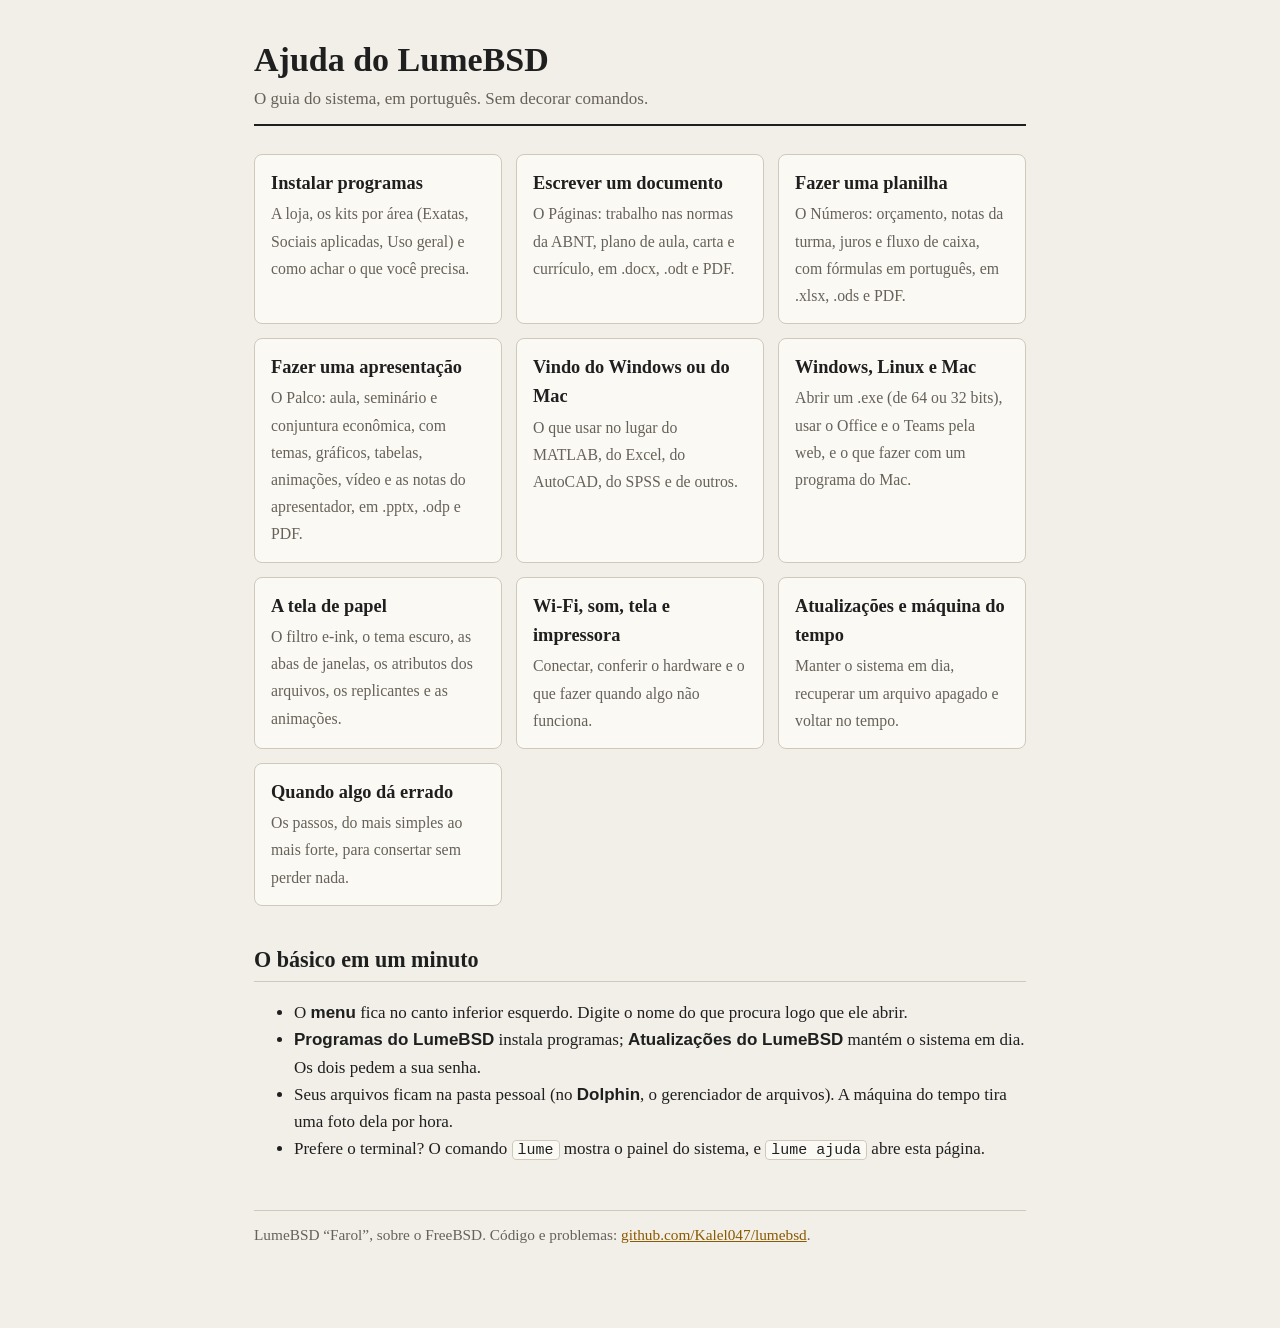
<file: fonte/usr.sbin/lume-configurar/ajuda/index.html>
<!doctype html>
<html lang="pt-BR">
<head>
<meta charset="utf-8">
<meta name="viewport" content="width=device-width, initial-scale=1">
<title>Ajuda do LumeBSD</title>
<link rel="stylesheet" href="estilo.css">
</head>
<body>
<main>
<header>
<h1>Ajuda do LumeBSD</h1>
<p>O guia do sistema, em português. Sem decorar comandos.</p>
</header>

<div class="grade">
<a class="cartao" href="programas.html"><b>Instalar programas</b><span>A loja, os kits por área (Exatas, Sociais aplicadas, Uso geral) e como achar o que você precisa.</span></a>
<a class="cartao" href="trocando.html#texto"><b>Escrever um documento</b><span>O Páginas: trabalho nas normas da ABNT, plano de aula, carta e currículo, em .docx, .odt e PDF.</span></a>
<a class="cartao" href="trocando.html#planilha"><b>Fazer uma planilha</b><span>O Números: orçamento, notas da turma, juros e fluxo de caixa, com fórmulas em português, em .xlsx, .ods e PDF.</span></a>
<a class="cartao" href="trocando.html#apresentacao"><b>Fazer uma apresentação</b><span>O Palco: aula, seminário e conjuntura econômica, com temas, gráficos, tabelas, animações, vídeo e as notas do apresentador, em .pptx, .odp e PDF.</span></a>
<a class="cartao" href="trocando.html"><b>Vindo do Windows ou do Mac</b><span>O que usar no lugar do MATLAB, do Excel, do AutoCAD, do SPSS e de outros.</span></a>
<a class="cartao" href="compatibilidade.html"><b>Windows, Linux e Mac</b><span>Abrir um .exe (de 64 ou 32 bits), usar o Office e o Teams pela web, e o que fazer com um programa do Mac.</span></a>
<a class="cartao" href="tela.html"><b>A tela de papel</b><span>O filtro e-ink, o tema escuro, as abas de janelas, os atributos dos arquivos, os replicantes e as animações.</span></a>
<a class="cartao" href="internet.html"><b>Wi-Fi, som, tela e impressora</b><span>Conectar, conferir o hardware e o que fazer quando algo não funciona.</span></a>
<a class="cartao" href="atualizacoes.html"><b>Atualizações e máquina do tempo</b><span>Manter o sistema em dia, recuperar um arquivo apagado e voltar no tempo.</span></a>
<a class="cartao" href="problemas.html"><b>Quando algo dá errado</b><span>Os passos, do mais simples ao mais forte, para consertar sem perder nada.</span></a>
</div>

<h2>O básico em um minuto</h2>
<ul>
<li>O <span class="menu">menu</span> fica no canto inferior esquerdo. Digite o nome do que procura logo que ele abrir.</li>
<li><span class="menu">Programas do LumeBSD</span> instala programas; <span class="menu">Atualizações do LumeBSD</span> mantém o sistema em dia. Os dois pedem a sua senha.</li>
<li>Seus arquivos ficam na pasta pessoal (no <span class="menu">Dolphin</span>, o gerenciador de arquivos). A máquina do tempo tira uma foto dela por hora.</li>
<li>Prefere o terminal? O comando <code>lume</code> mostra o painel do sistema, e <code>lume ajuda</code> abre esta página.</li>
</ul>

<footer>LumeBSD “Farol”, sobre o FreeBSD. Código e problemas: <a href="https://github.com/Kalel047/lumebsd">github.com/Kalel047/lumebsd</a>.</footer>
</main>
</body>
</html>
</file>
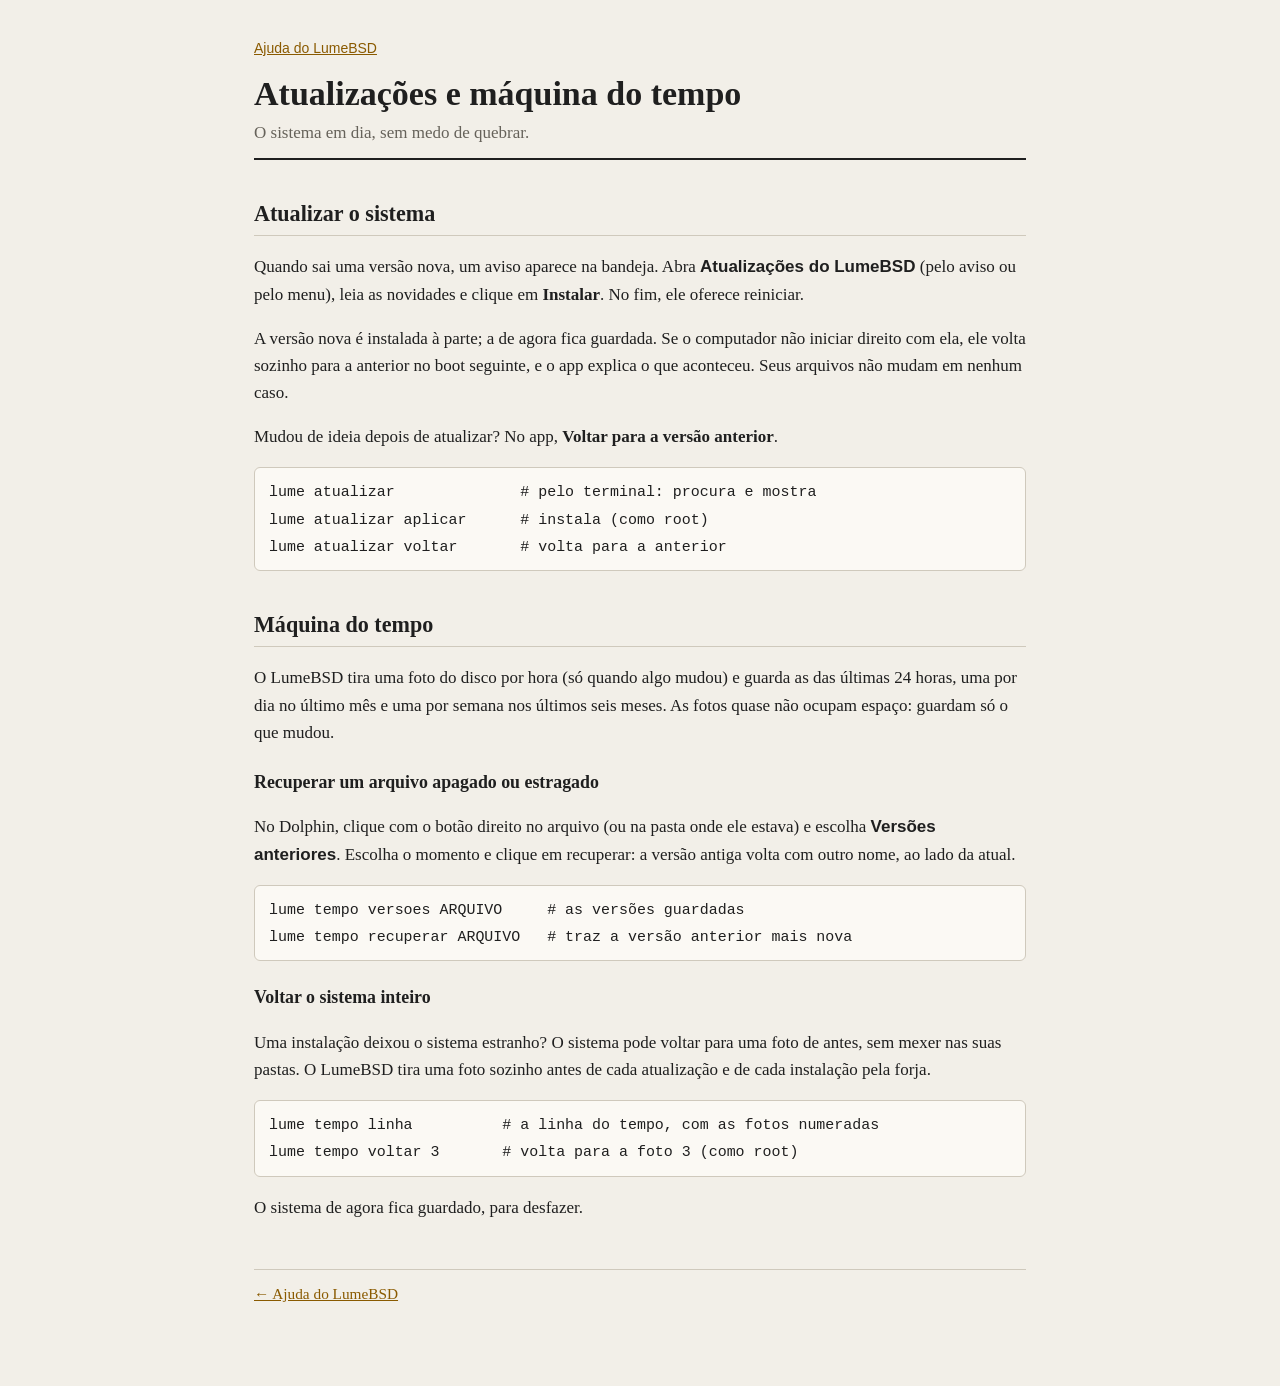
<file: fonte/usr.sbin/lume-configurar/ajuda/atualizacoes.html>
<!doctype html>
<html lang="pt-BR">
<head>
<meta charset="utf-8">
<meta name="viewport" content="width=device-width, initial-scale=1">
<title>Atualizações e máquina do tempo</title>
<link rel="stylesheet" href="estilo.css">
</head>
<body>
<main>
<nav class="trilha"><a href="index.html">Ajuda do LumeBSD</a></nav>
<header>
<h1>Atualizações e máquina do tempo</h1>
<p>O sistema em dia, sem medo de quebrar.</p>
</header>

<h2>Atualizar o sistema</h2>
<p>Quando sai uma versão nova, um aviso aparece na bandeja. Abra <span class="menu">Atualizações do LumeBSD</span> (pelo aviso ou pelo menu), leia as novidades e clique em <b>Instalar</b>. No fim, ele oferece reiniciar.</p>
<p>A versão nova é instalada à parte; a de agora fica guardada. Se o computador não iniciar direito com ela, ele volta sozinho para a anterior no boot seguinte, e o app explica o que aconteceu. Seus arquivos não mudam em nenhum caso.</p>
<p>Mudou de ideia depois de atualizar? No app, <b>Voltar para a versão anterior</b>.</p>
<pre><code>lume atualizar              # pelo terminal: procura e mostra
lume atualizar aplicar      # instala (como root)
lume atualizar voltar       # volta para a anterior</code></pre>

<h2>Máquina do tempo</h2>
<p>O LumeBSD tira uma foto do disco por hora (só quando algo mudou) e guarda as das últimas 24 horas, uma por dia no último mês e uma por semana nos últimos seis meses. As fotos quase não ocupam espaço: guardam só o que mudou.</p>

<h3>Recuperar um arquivo apagado ou estragado</h3>
<p>No Dolphin, clique com o botão direito no arquivo (ou na pasta onde ele estava) e escolha <span class="menu">Versões anteriores</span>. Escolha o momento e clique em recuperar: a versão antiga volta com outro nome, ao lado da atual.</p>
<pre><code>lume tempo versoes ARQUIVO     # as versões guardadas
lume tempo recuperar ARQUIVO   # traz a versão anterior mais nova</code></pre>

<h3>Voltar o sistema inteiro</h3>
<p>Uma instalação deixou o sistema estranho? O sistema pode voltar para uma foto de antes, sem mexer nas suas pastas. O LumeBSD tira uma foto sozinho antes de cada atualização e de cada instalação pela forja.</p>
<pre><code>lume tempo linha          # a linha do tempo, com as fotos numeradas
lume tempo voltar 3       # volta para a foto 3 (como root)</code></pre>
<p>O sistema de agora fica guardado, para desfazer.</p>

<footer><a href="index.html">← Ajuda do LumeBSD</a></footer>
</main>
</body>
</html>
</file>
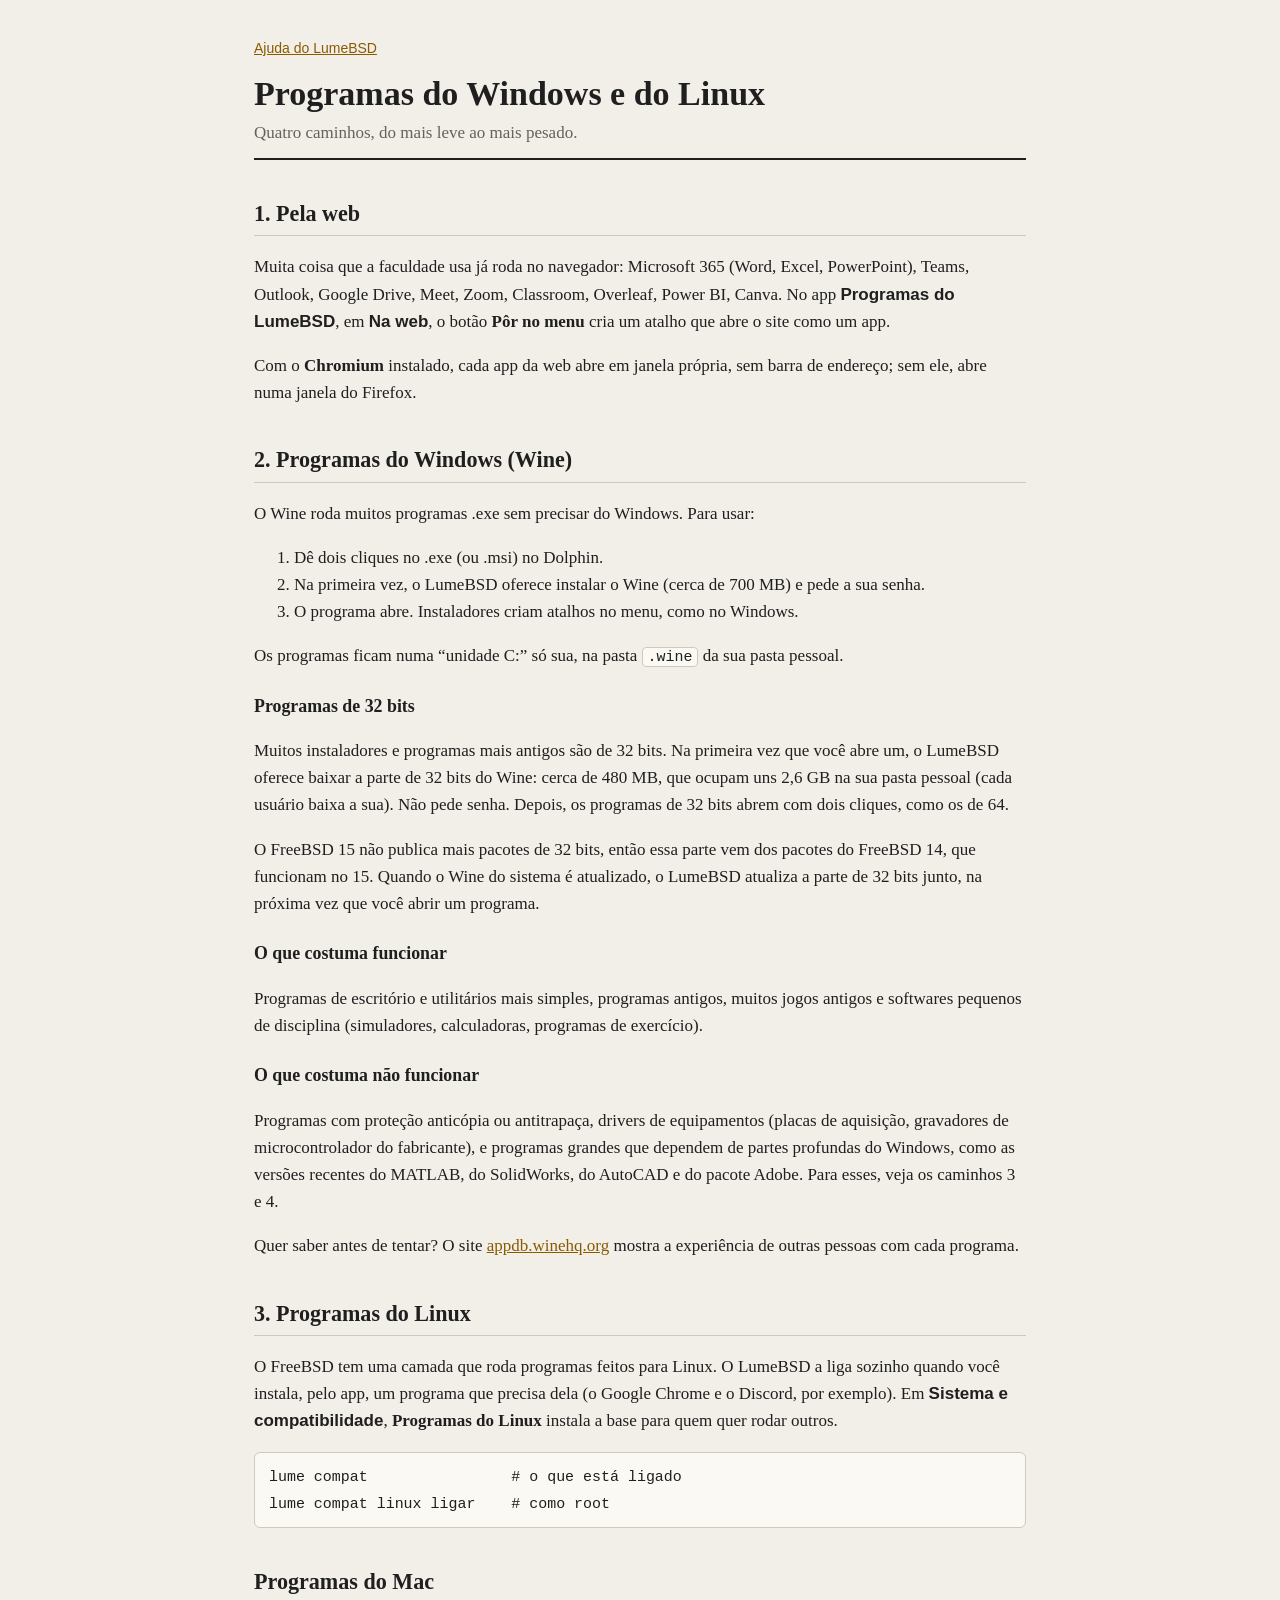
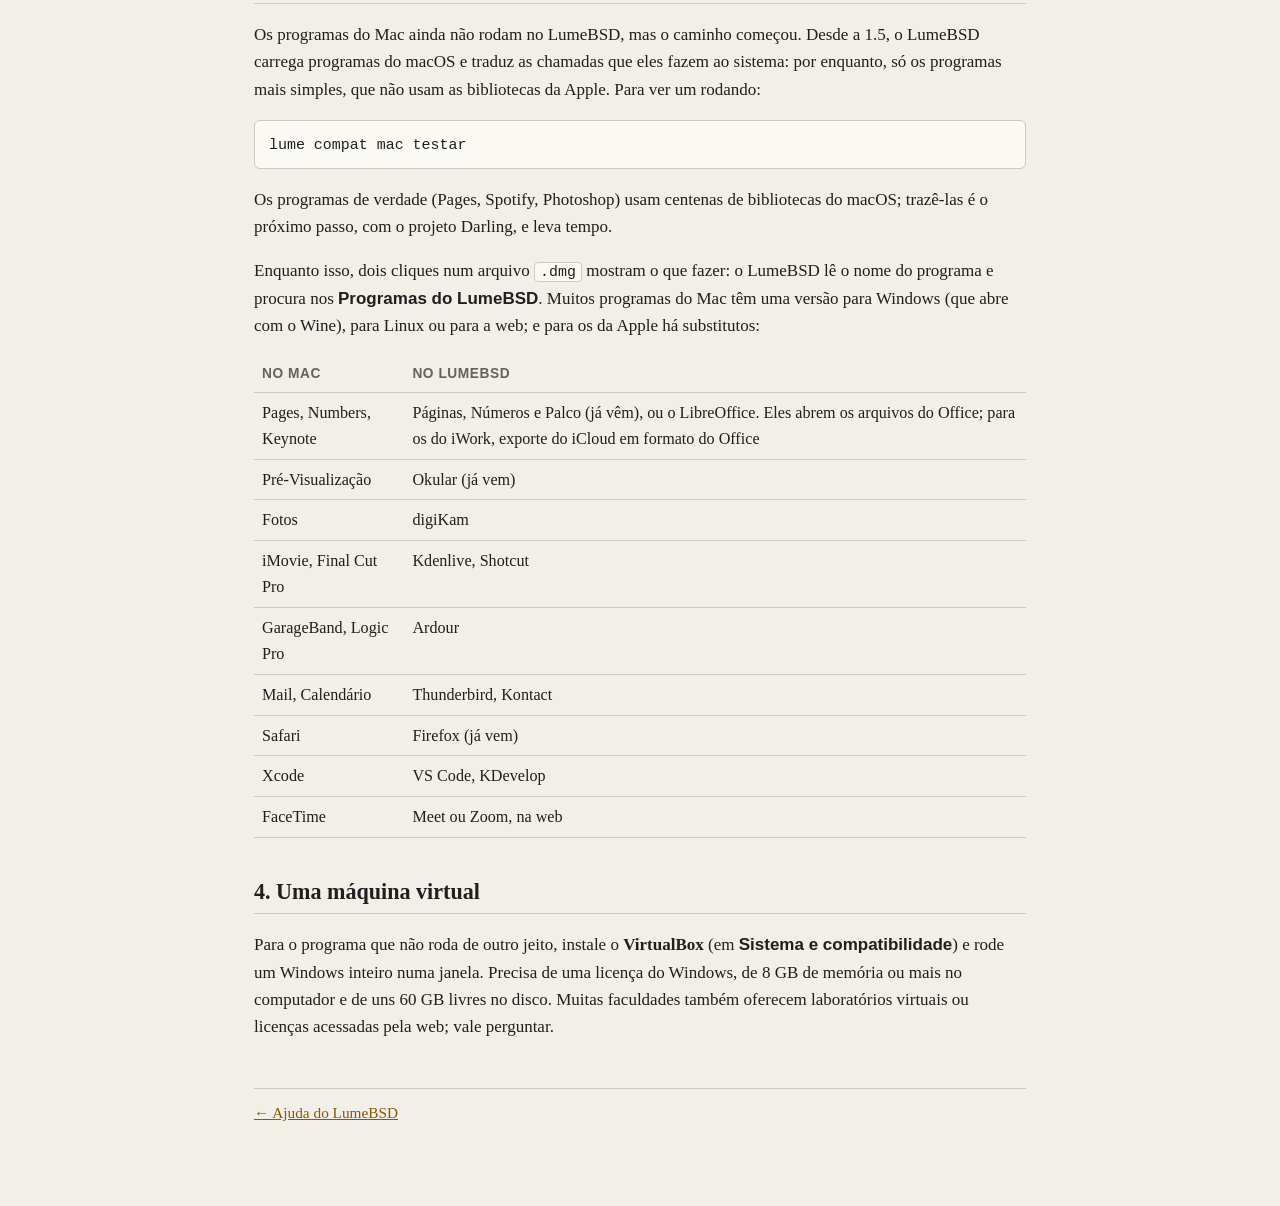
<file: fonte/usr.sbin/lume-configurar/ajuda/compatibilidade.html>
<!doctype html>
<html lang="pt-BR">
<head>
<meta charset="utf-8">
<meta name="viewport" content="width=device-width, initial-scale=1">
<title>Programas do Windows e do Linux</title>
<link rel="stylesheet" href="estilo.css">
</head>
<body>
<main>
<nav class="trilha"><a href="index.html">Ajuda do LumeBSD</a></nav>
<header>
<h1>Programas do Windows e do Linux</h1>
<p>Quatro caminhos, do mais leve ao mais pesado.</p>
</header>

<h2>1. Pela web</h2>
<p>Muita coisa que a faculdade usa já roda no navegador: Microsoft 365 (Word, Excel, PowerPoint), Teams, Outlook, Google Drive, Meet, Zoom, Classroom, Overleaf, Power BI, Canva. No app <span class="menu">Programas do LumeBSD</span>, em <span class="menu">Na web</span>, o botão <b>Pôr no menu</b> cria um atalho que abre o site como um app.</p>
<p>Com o <b>Chromium</b> instalado, cada app da web abre em janela própria, sem barra de endereço; sem ele, abre numa janela do Firefox.</p>

<h2>2. Programas do Windows (Wine)</h2>
<p>O Wine roda muitos programas .exe sem precisar do Windows. Para usar:</p>
<ol>
<li>Dê dois cliques no .exe (ou .msi) no Dolphin.</li>
<li>Na primeira vez, o LumeBSD oferece instalar o Wine (cerca de 700 MB) e pede a sua senha.</li>
<li>O programa abre. Instaladores criam atalhos no menu, como no Windows.</li>
</ol>
<p>Os programas ficam numa “unidade C:” só sua, na pasta <code>.wine</code> da sua pasta pessoal.</p>
<h3>Programas de 32 bits</h3>
<p>Muitos instaladores e programas mais antigos são de 32 bits. Na primeira vez que você abre um, o LumeBSD oferece baixar a parte de 32 bits do Wine: cerca de 480 MB, que ocupam uns 2,6 GB na sua pasta pessoal (cada usuário baixa a sua). Não pede senha. Depois, os programas de 32 bits abrem com dois cliques, como os de 64.</p>
<p>O FreeBSD 15 não publica mais pacotes de 32 bits, então essa parte vem dos pacotes do FreeBSD 14, que funcionam no 15. Quando o Wine do sistema é atualizado, o LumeBSD atualiza a parte de 32 bits junto, na próxima vez que você abrir um programa.</p>
<h3>O que costuma funcionar</h3>
<p>Programas de escritório e utilitários mais simples, programas antigos, muitos jogos antigos e softwares pequenos de disciplina (simuladores, calculadoras, programas de exercício).</p>
<h3>O que costuma não funcionar</h3>
<p>Programas com proteção anticópia ou antitrapaça, drivers de equipamentos (placas de aquisição, gravadores de microcontrolador do fabricante), e programas grandes que dependem de partes profundas do Windows, como as versões recentes do MATLAB, do SolidWorks, do AutoCAD e do pacote Adobe. Para esses, veja os caminhos 3 e 4.</p>
<p>Quer saber antes de tentar? O site <a href="https://appdb.winehq.org/">appdb.winehq.org</a> mostra a experiência de outras pessoas com cada programa.</p>

<h2>3. Programas do Linux</h2>
<p>O FreeBSD tem uma camada que roda programas feitos para Linux. O LumeBSD a liga sozinho quando você instala, pelo app, um programa que precisa dela (o Google Chrome e o Discord, por exemplo). Em <span class="menu">Sistema e compatibilidade</span>, <b>Programas do Linux</b> instala a base para quem quer rodar outros.</p>
<pre><code>lume compat                # o que está ligado
lume compat linux ligar    # como root</code></pre>

<h2>Programas do Mac</h2>
<p>Os programas do Mac ainda não rodam no LumeBSD, mas o caminho começou. Desde a 1.5, o LumeBSD carrega programas do macOS e traduz as chamadas que eles fazem ao sistema: por enquanto, só os programas mais simples, que não usam as bibliotecas da Apple. Para ver um rodando:</p>
<pre><code>lume compat mac testar</code></pre>
<p>Os programas de verdade (Pages, Spotify, Photoshop) usam centenas de bibliotecas do macOS; trazê-las é o próximo passo, com o projeto Darling, e leva tempo.</p>
<p>Enquanto isso, dois cliques num arquivo <code>.dmg</code> mostram o que fazer: o LumeBSD lê o nome do programa e procura nos <span class="menu">Programas do LumeBSD</span>. Muitos programas do Mac têm uma versão para Windows (que abre com o Wine), para Linux ou para a web; e para os da Apple há substitutos:</p>
<table>
<tr><th>No Mac</th><th>No LumeBSD</th></tr>
<tr><td>Pages, Numbers, Keynote</td><td>Páginas, Números e Palco (já vêm), ou o LibreOffice. Eles abrem os arquivos do Office; para os do iWork, exporte do iCloud em formato do Office</td></tr>
<tr><td>Pré-Visualização</td><td>Okular (já vem)</td></tr>
<tr><td>Fotos</td><td>digiKam</td></tr>
<tr><td>iMovie, Final Cut Pro</td><td>Kdenlive, Shotcut</td></tr>
<tr><td>GarageBand, Logic Pro</td><td>Ardour</td></tr>
<tr><td>Mail, Calendário</td><td>Thunderbird, Kontact</td></tr>
<tr><td>Safari</td><td>Firefox (já vem)</td></tr>
<tr><td>Xcode</td><td>VS Code, KDevelop</td></tr>
<tr><td>FaceTime</td><td>Meet ou Zoom, na web</td></tr>
</table>

<h2>4. Uma máquina virtual</h2>
<p>Para o programa que não roda de outro jeito, instale o <b>VirtualBox</b> (em <span class="menu">Sistema e compatibilidade</span>) e rode um Windows inteiro numa janela. Precisa de uma licença do Windows, de 8 GB de memória ou mais no computador e de uns 60 GB livres no disco. Muitas faculdades também oferecem laboratórios virtuais ou licenças acessadas pela web; vale perguntar.</p>

<footer><a href="index.html">← Ajuda do LumeBSD</a></footer>
</main>
</body>
</html>
</file>
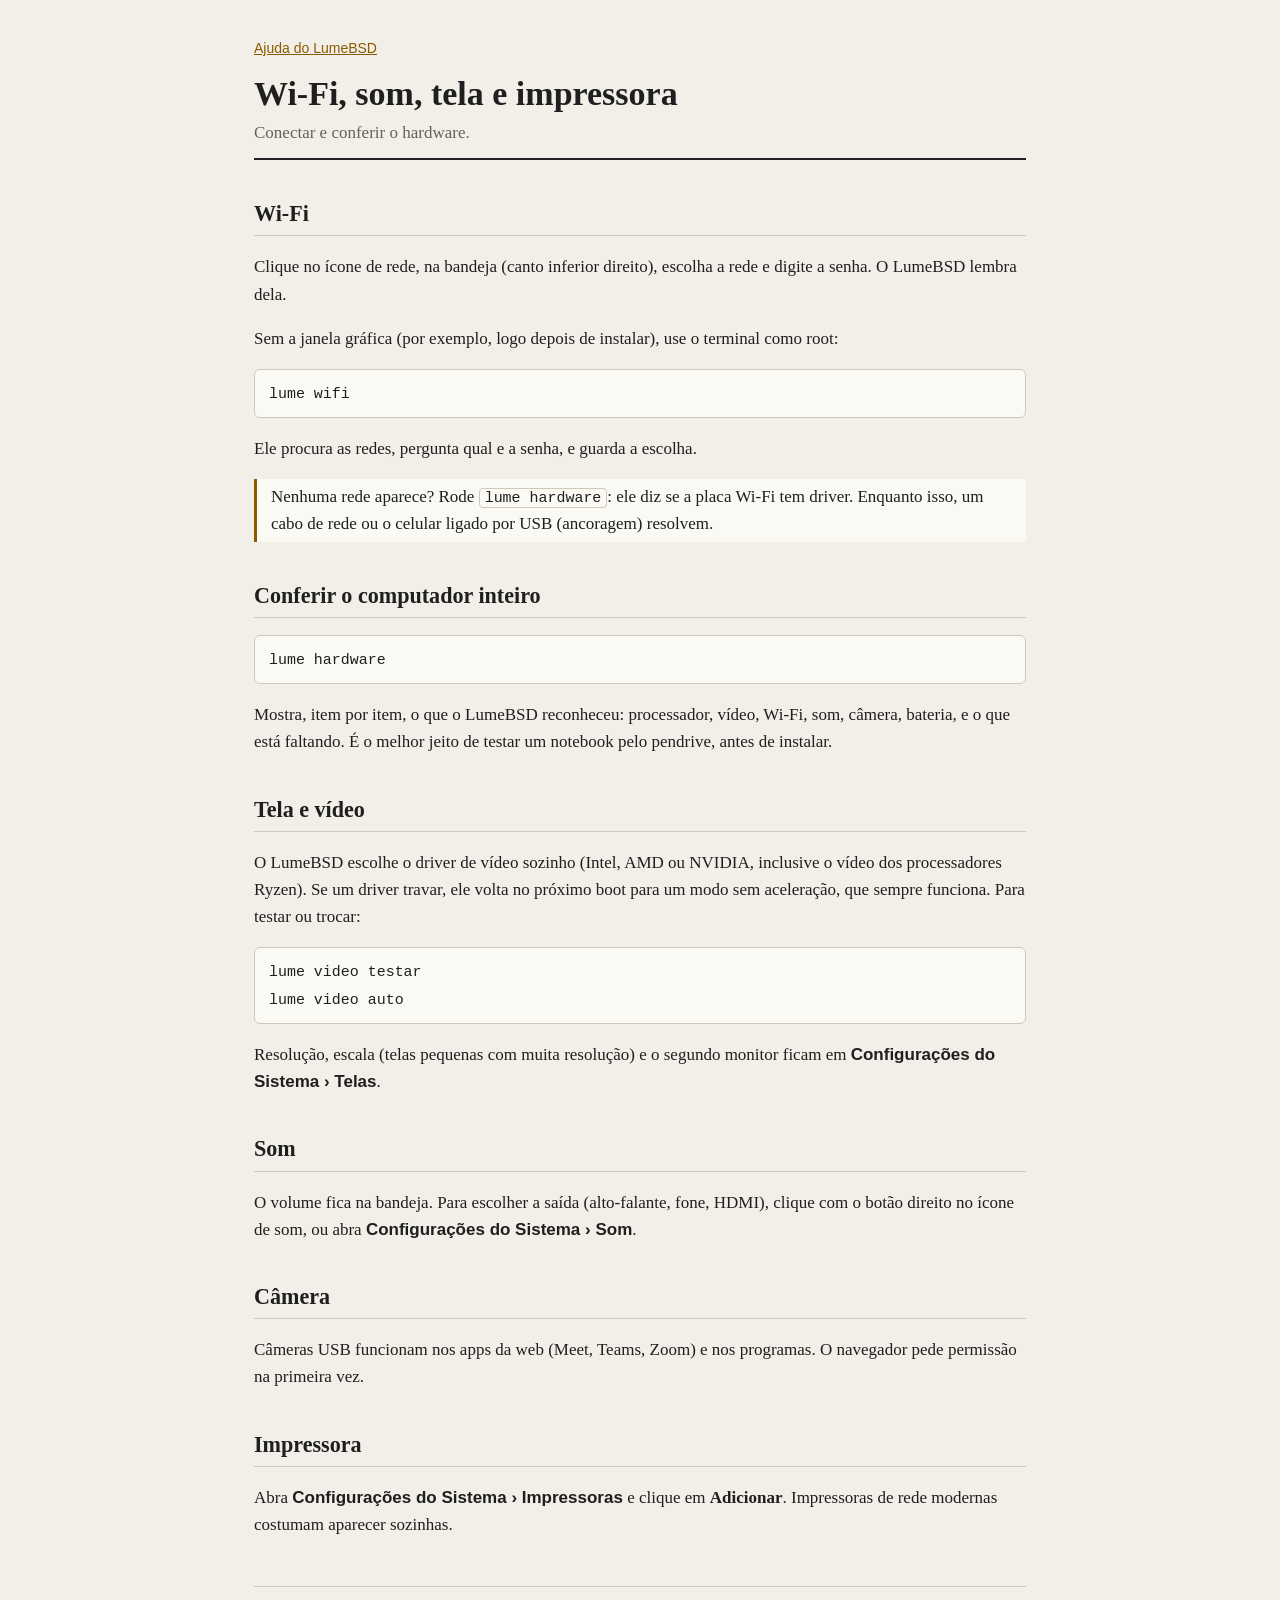
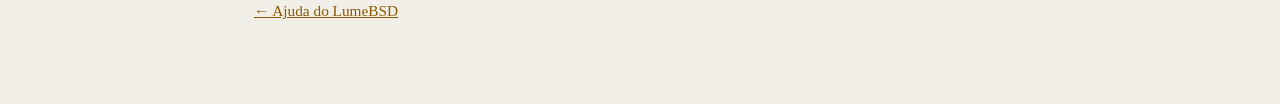
<file: fonte/usr.sbin/lume-configurar/ajuda/internet.html>
<!doctype html>
<html lang="pt-BR">
<head>
<meta charset="utf-8">
<meta name="viewport" content="width=device-width, initial-scale=1">
<title>Wi-Fi, som, tela e impressora</title>
<link rel="stylesheet" href="estilo.css">
</head>
<body>
<main>
<nav class="trilha"><a href="index.html">Ajuda do LumeBSD</a></nav>
<header>
<h1>Wi-Fi, som, tela e impressora</h1>
<p>Conectar e conferir o hardware.</p>
</header>

<h2>Wi-Fi</h2>
<p>Clique no ícone de rede, na bandeja (canto inferior direito), escolha a rede e digite a senha. O LumeBSD lembra dela.</p>
<p>Sem a janela gráfica (por exemplo, logo depois de instalar), use o terminal como root:</p>
<pre><code>lume wifi</code></pre>
<p>Ele procura as redes, pergunta qual e a senha, e guarda a escolha.</p>
<p class="nota">Nenhuma rede aparece? Rode <code>lume hardware</code>: ele diz se a placa Wi-Fi tem driver. Enquanto isso, um cabo de rede ou o celular ligado por USB (ancoragem) resolvem.</p>

<h2>Conferir o computador inteiro</h2>
<pre><code>lume hardware</code></pre>
<p>Mostra, item por item, o que o LumeBSD reconheceu: processador, vídeo, Wi-Fi, som, câmera, bateria, e o que está faltando. É o melhor jeito de testar um notebook pelo pendrive, antes de instalar.</p>

<h2>Tela e vídeo</h2>
<p>O LumeBSD escolhe o driver de vídeo sozinho (Intel, AMD ou NVIDIA, inclusive o vídeo dos processadores Ryzen). Se um driver travar, ele volta no próximo boot para um modo sem aceleração, que sempre funciona. Para testar ou trocar:</p>
<pre><code>lume video testar
lume video auto</code></pre>
<p>Resolução, escala (telas pequenas com muita resolução) e o segundo monitor ficam em <span class="menu">Configurações do Sistema › Telas</span>.</p>

<h2>Som</h2>
<p>O volume fica na bandeja. Para escolher a saída (alto-falante, fone, HDMI), clique com o botão direito no ícone de som, ou abra <span class="menu">Configurações do Sistema › Som</span>.</p>

<h2>Câmera</h2>
<p>Câmeras USB funcionam nos apps da web (Meet, Teams, Zoom) e nos programas. O navegador pede permissão na primeira vez.</p>

<h2>Impressora</h2>
<p>Abra <span class="menu">Configurações do Sistema › Impressoras</span> e clique em <b>Adicionar</b>. Impressoras de rede modernas costumam aparecer sozinhas.</p>

<footer><a href="index.html">← Ajuda do LumeBSD</a></footer>
</main>
</body>
</html>
</file>
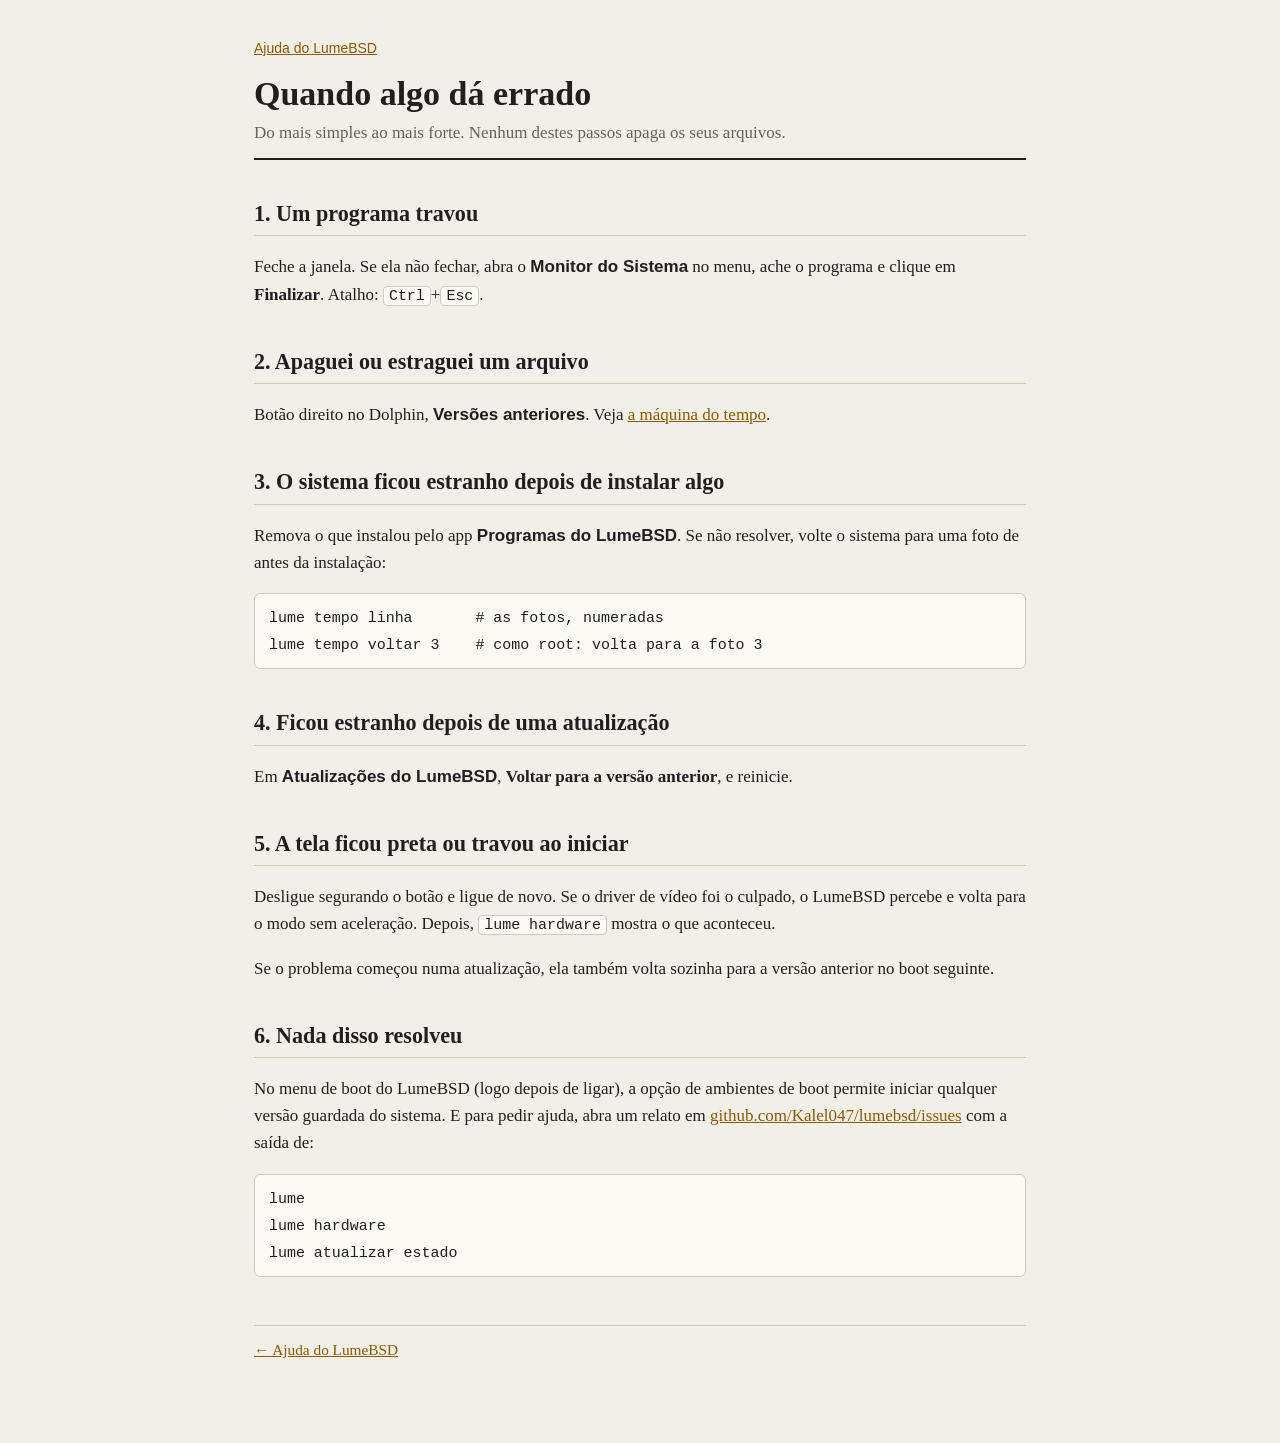
<file: fonte/usr.sbin/lume-configurar/ajuda/problemas.html>
<!doctype html>
<html lang="pt-BR">
<head>
<meta charset="utf-8">
<meta name="viewport" content="width=device-width, initial-scale=1">
<title>Quando algo dá errado</title>
<link rel="stylesheet" href="estilo.css">
</head>
<body>
<main>
<nav class="trilha"><a href="index.html">Ajuda do LumeBSD</a></nav>
<header>
<h1>Quando algo dá errado</h1>
<p>Do mais simples ao mais forte. Nenhum destes passos apaga os seus arquivos.</p>
</header>

<h2>1. Um programa travou</h2>
<p>Feche a janela. Se ela não fechar, abra o <span class="menu">Monitor do Sistema</span> no menu, ache o programa e clique em <b>Finalizar</b>. Atalho: <kbd>Ctrl</kbd>+<kbd>Esc</kbd>.</p>

<h2>2. Apaguei ou estraguei um arquivo</h2>
<p>Botão direito no Dolphin, <span class="menu">Versões anteriores</span>. Veja <a href="atualizacoes.html">a máquina do tempo</a>.</p>

<h2>3. O sistema ficou estranho depois de instalar algo</h2>
<p>Remova o que instalou pelo app <span class="menu">Programas do LumeBSD</span>. Se não resolver, volte o sistema para uma foto de antes da instalação:</p>
<pre><code>lume tempo linha       # as fotos, numeradas
lume tempo voltar 3    # como root: volta para a foto 3</code></pre>

<h2>4. Ficou estranho depois de uma atualização</h2>
<p>Em <span class="menu">Atualizações do LumeBSD</span>, <b>Voltar para a versão anterior</b>, e reinicie.</p>

<h2>5. A tela ficou preta ou travou ao iniciar</h2>
<p>Desligue segurando o botão e ligue de novo. Se o driver de vídeo foi o culpado, o LumeBSD percebe e volta para o modo sem aceleração. Depois, <code>lume hardware</code> mostra o que aconteceu.</p>
<p>Se o problema começou numa atualização, ela também volta sozinha para a versão anterior no boot seguinte.</p>

<h2>6. Nada disso resolveu</h2>
<p>No menu de boot do LumeBSD (logo depois de ligar), a opção de ambientes de boot permite iniciar qualquer versão guardada do sistema. E para pedir ajuda, abra um relato em <a href="https://github.com/Kalel047/lumebsd/issues">github.com/Kalel047/lumebsd/issues</a> com a saída de:</p>
<pre><code>lume
lume hardware
lume atualizar estado</code></pre>

<footer><a href="index.html">← Ajuda do LumeBSD</a></footer>
</main>
</body>
</html>
</file>
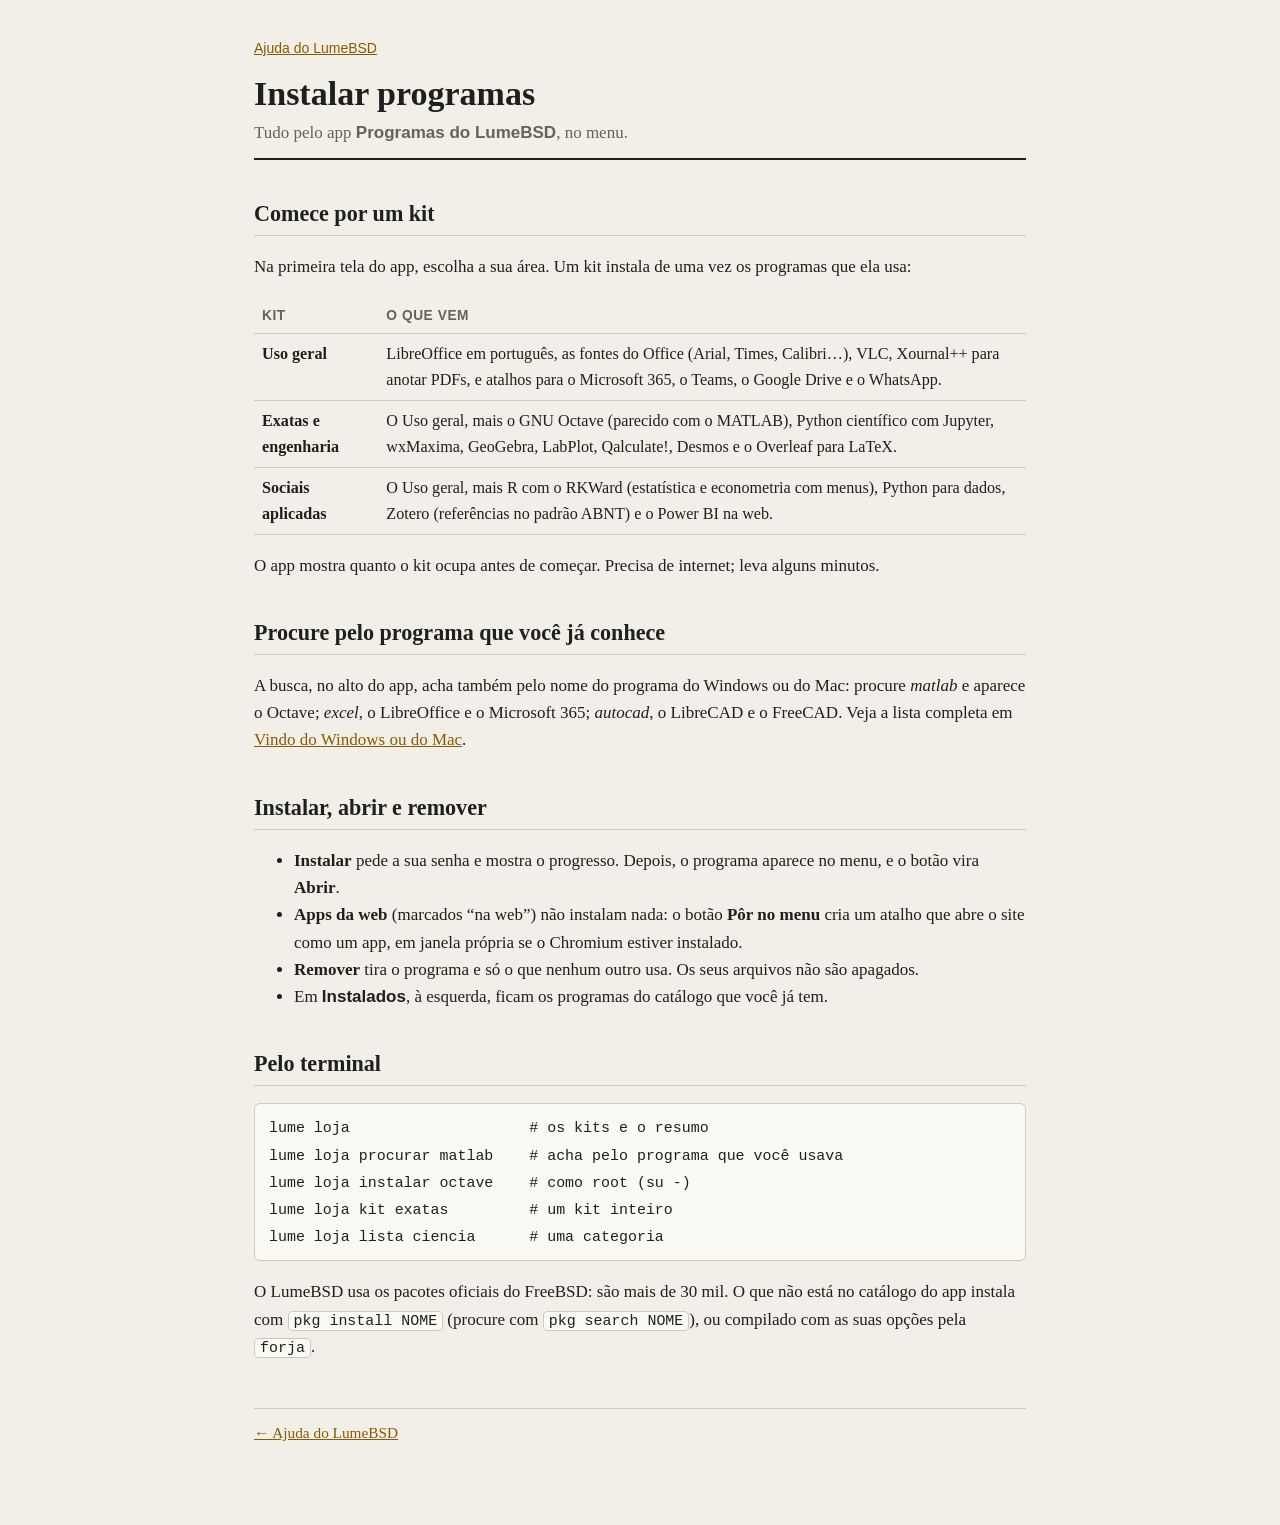
<file: fonte/usr.sbin/lume-configurar/ajuda/programas.html>
<!doctype html>
<html lang="pt-BR">
<head>
<meta charset="utf-8">
<meta name="viewport" content="width=device-width, initial-scale=1">
<title>Instalar programas</title>
<link rel="stylesheet" href="estilo.css">
</head>
<body>
<main>
<nav class="trilha"><a href="index.html">Ajuda do LumeBSD</a></nav>
<header>
<h1>Instalar programas</h1>
<p>Tudo pelo app <span class="menu">Programas do LumeBSD</span>, no menu.</p>
</header>

<h2>Comece por um kit</h2>
<p>Na primeira tela do app, escolha a sua área. Um kit instala de uma vez os programas que ela usa:</p>
<table>
<tr><th>Kit</th><th>O que vem</th></tr>
<tr><td><b>Uso geral</b></td><td>LibreOffice em português, as fontes do Office (Arial, Times, Calibri…), VLC, Xournal++ para anotar PDFs, e atalhos para o Microsoft 365, o Teams, o Google Drive e o WhatsApp.</td></tr>
<tr><td><b>Exatas e engenharia</b></td><td>O Uso geral, mais o GNU Octave (parecido com o MATLAB), Python científico com Jupyter, wxMaxima, GeoGebra, LabPlot, Qalculate!, Desmos e o Overleaf para LaTeX.</td></tr>
<tr><td><b>Sociais aplicadas</b></td><td>O Uso geral, mais R com o RKWard (estatística e econometria com menus), Python para dados, Zotero (referências no padrão ABNT) e o Power BI na web.</td></tr>
</table>
<p>O app mostra quanto o kit ocupa antes de começar. Precisa de internet; leva alguns minutos.</p>

<h2>Procure pelo programa que você já conhece</h2>
<p>A busca, no alto do app, acha também pelo nome do programa do Windows ou do Mac: procure <i>matlab</i> e aparece o Octave; <i>excel</i>, o LibreOffice e o Microsoft 365; <i>autocad</i>, o LibreCAD e o FreeCAD. Veja a lista completa em <a href="trocando.html">Vindo do Windows ou do Mac</a>.</p>

<h2>Instalar, abrir e remover</h2>
<ul>
<li><b>Instalar</b> pede a sua senha e mostra o progresso. Depois, o programa aparece no menu, e o botão vira <b>Abrir</b>.</li>
<li><b>Apps da web</b> (marcados “na web”) não instalam nada: o botão <b>Pôr no menu</b> cria um atalho que abre o site como um app, em janela própria se o Chromium estiver instalado.</li>
<li><b>Remover</b> tira o programa e só o que nenhum outro usa. Os seus arquivos não são apagados.</li>
<li>Em <span class="menu">Instalados</span>, à esquerda, ficam os programas do catálogo que você já tem.</li>
</ul>

<h2>Pelo terminal</h2>
<pre><code>lume loja                    # os kits e o resumo
lume loja procurar matlab    # acha pelo programa que você usava
lume loja instalar octave    # como root (su -)
lume loja kit exatas         # um kit inteiro
lume loja lista ciencia      # uma categoria</code></pre>
<p>O LumeBSD usa os pacotes oficiais do FreeBSD: são mais de 30 mil. O que não está no catálogo do app instala com <code>pkg install NOME</code> (procure com <code>pkg search NOME</code>), ou compilado com as suas opções pela <code>forja</code>.</p>

<footer><a href="index.html">← Ajuda do LumeBSD</a></footer>
</main>
</body>
</html>
</file>
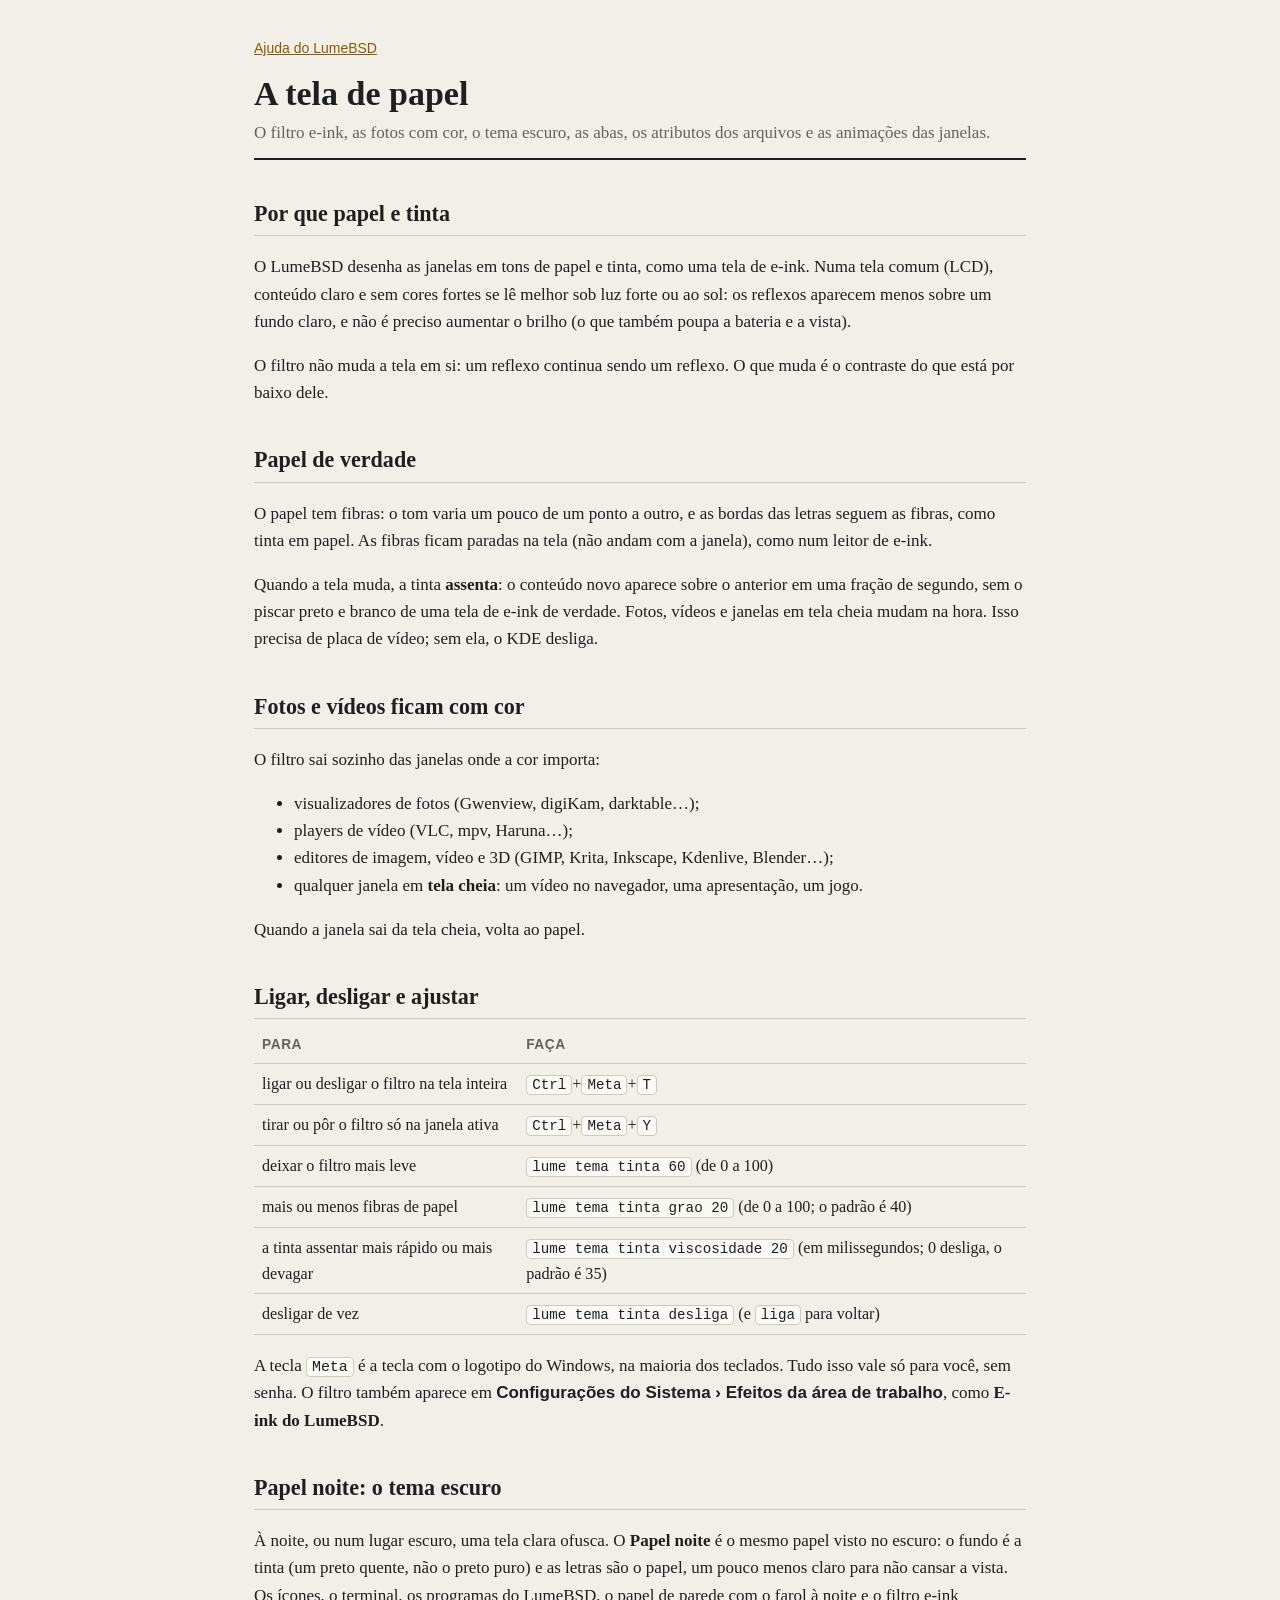
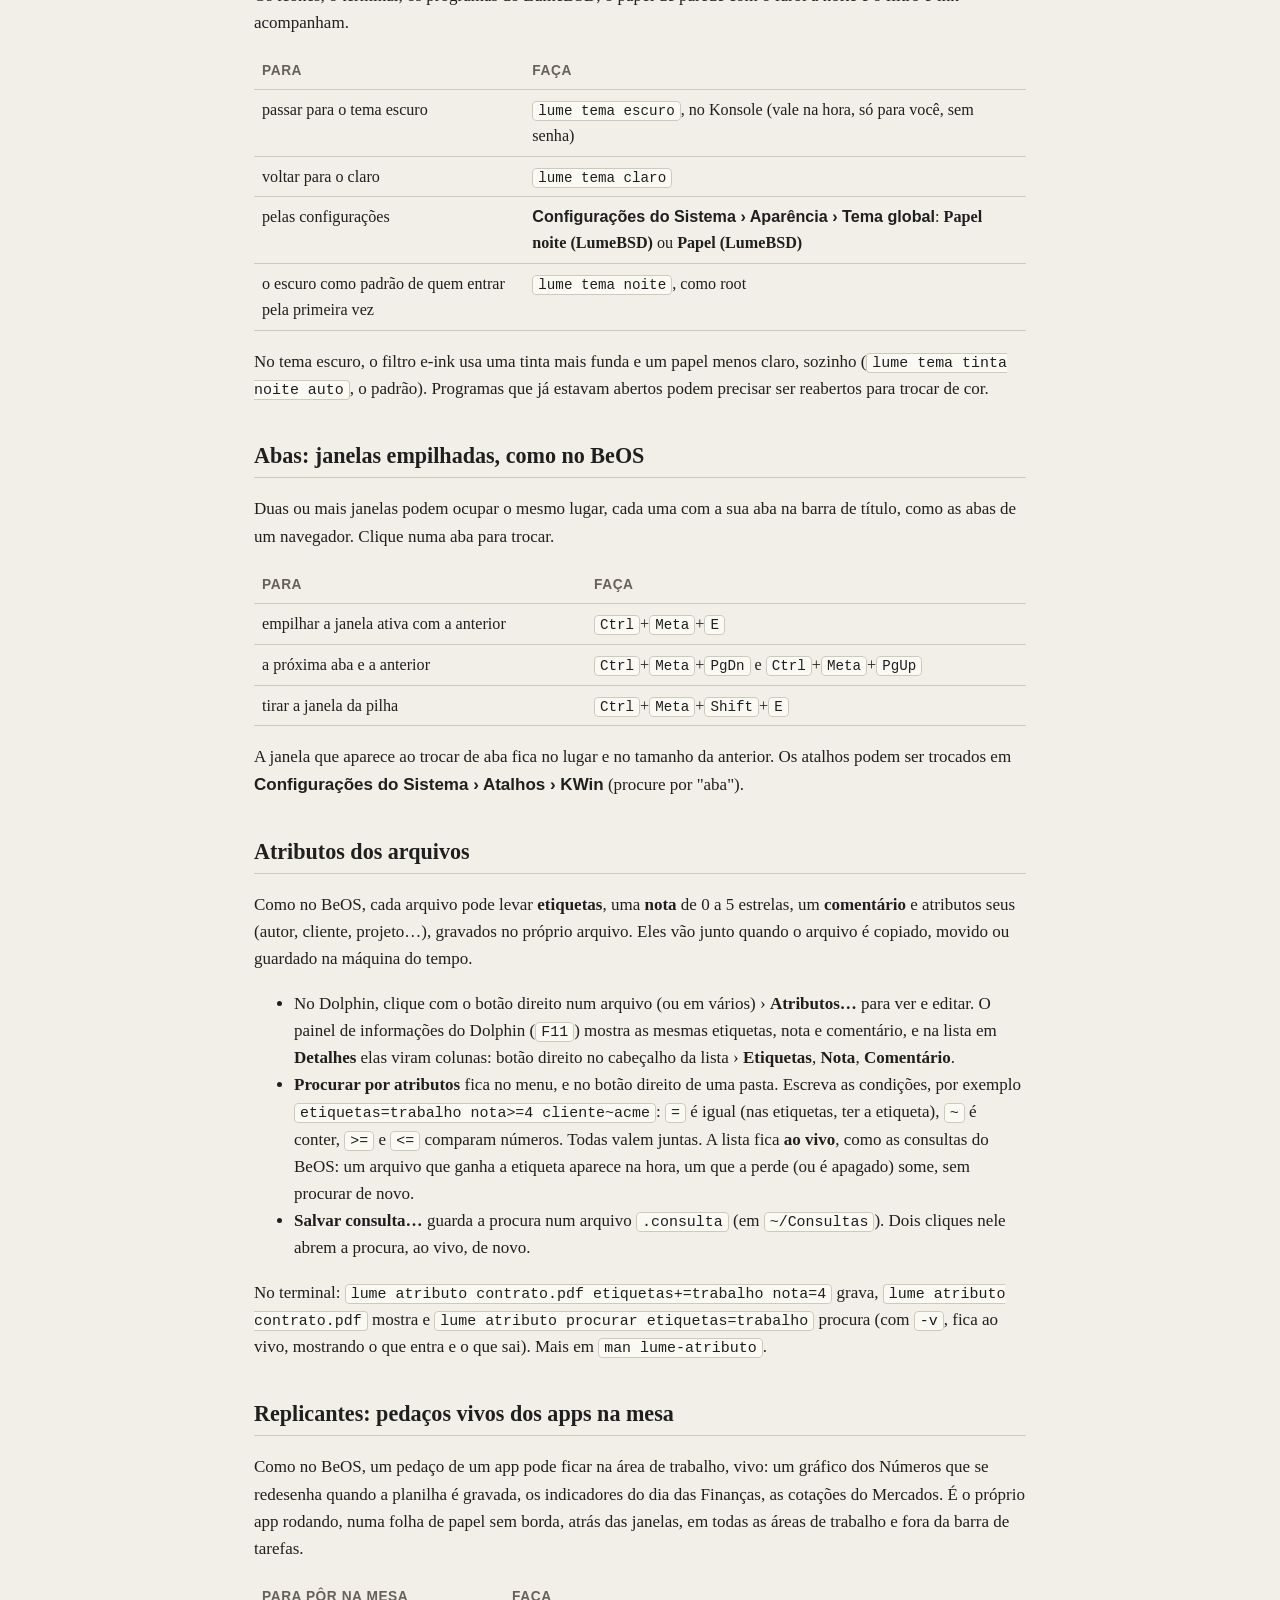
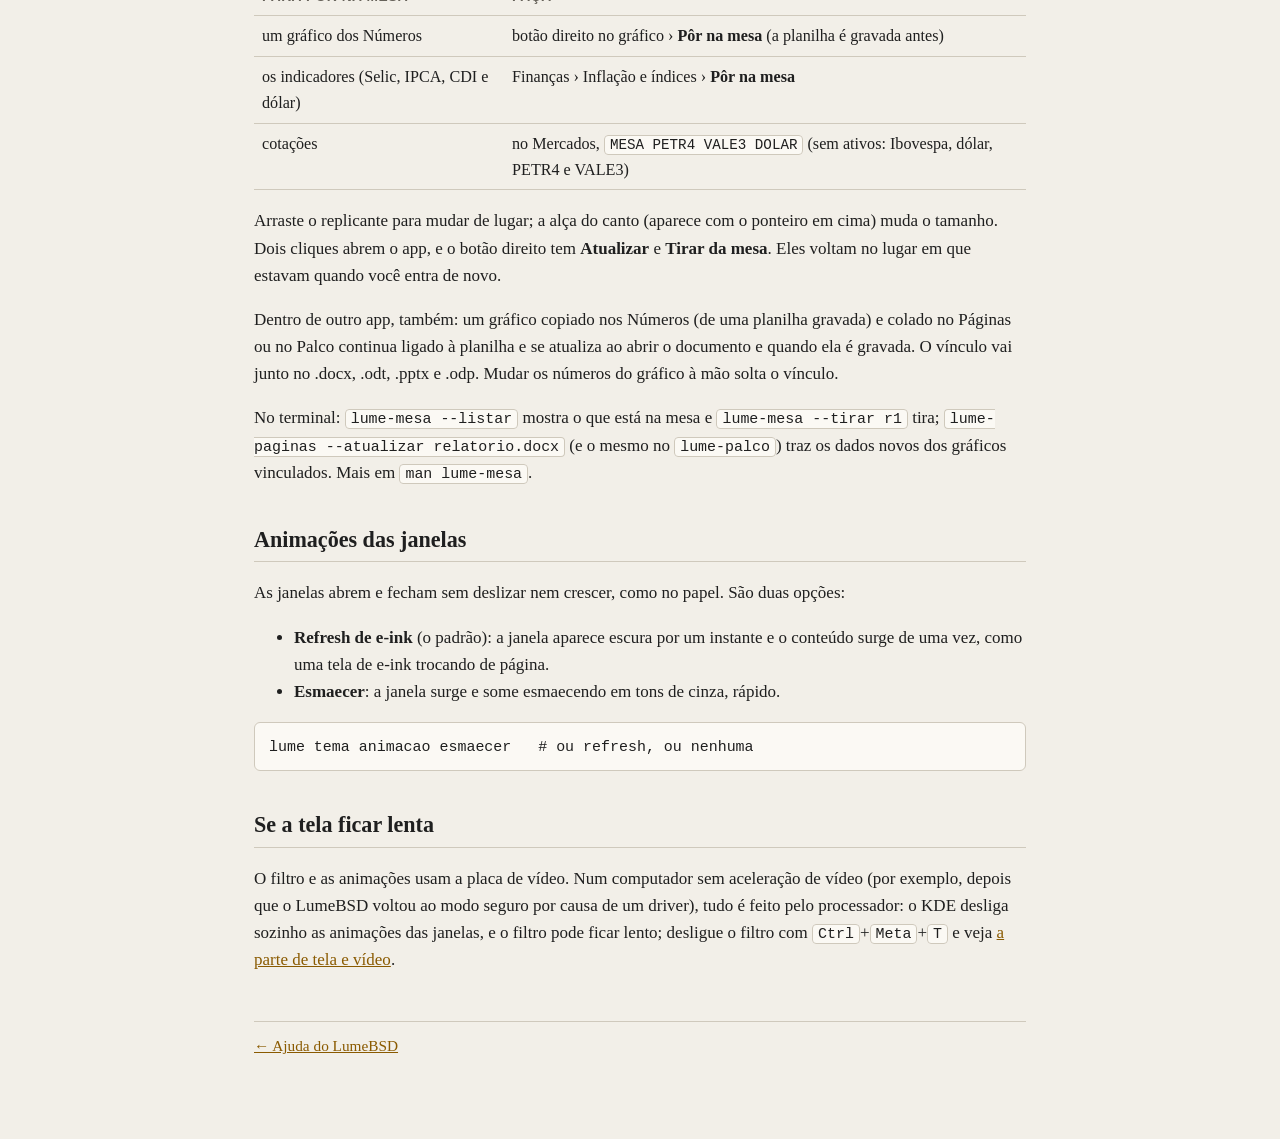
<file: fonte/usr.sbin/lume-configurar/ajuda/tela.html>
<!doctype html>
<html lang="pt-BR">
<head>
<meta charset="utf-8">
<meta name="viewport" content="width=device-width, initial-scale=1">
<title>A tela de papel</title>
<link rel="stylesheet" href="estilo.css">
</head>
<body>
<main>
<nav class="trilha"><a href="index.html">Ajuda do LumeBSD</a></nav>
<header>
<h1>A tela de papel</h1>
<p>O filtro e-ink, as fotos com cor, o tema escuro, as abas, os atributos dos arquivos e as animações das janelas.</p>
</header>

<h2>Por que papel e tinta</h2>
<p>O LumeBSD desenha as janelas em tons de papel e tinta, como uma tela de e-ink. Numa tela comum (LCD), conteúdo claro e sem cores fortes se lê melhor sob luz forte ou ao sol: os reflexos aparecem menos sobre um fundo claro, e não é preciso aumentar o brilho (o que também poupa a bateria e a vista).</p>
<p>O filtro não muda a tela em si: um reflexo continua sendo um reflexo. O que muda é o contraste do que está por baixo dele.</p>

<h2>Papel de verdade</h2>
<p>O papel tem fibras: o tom varia um pouco de um ponto a outro, e as bordas das letras seguem as fibras, como tinta em papel. As fibras ficam paradas na tela (não andam com a janela), como num leitor de e-ink.</p>
<p>Quando a tela muda, a tinta <b>assenta</b>: o conteúdo novo aparece sobre o anterior em uma fração de segundo, sem o piscar preto e branco de uma tela de e-ink de verdade. Fotos, vídeos e janelas em tela cheia mudam na hora. Isso precisa de placa de vídeo; sem ela, o KDE desliga.</p>

<h2>Fotos e vídeos ficam com cor</h2>
<p>O filtro sai sozinho das janelas onde a cor importa:</p>
<ul>
<li>visualizadores de fotos (Gwenview, digiKam, darktable…);</li>
<li>players de vídeo (VLC, mpv, Haruna…);</li>
<li>editores de imagem, vídeo e 3D (GIMP, Krita, Inkscape, Kdenlive, Blender…);</li>
<li>qualquer janela em <b>tela cheia</b>: um vídeo no navegador, uma apresentação, um jogo.</li>
</ul>
<p>Quando a janela sai da tela cheia, volta ao papel.</p>

<h2>Ligar, desligar e ajustar</h2>
<table>
<tr><th>Para</th><th>Faça</th></tr>
<tr><td>ligar ou desligar o filtro na tela inteira</td><td><kbd>Ctrl</kbd>+<kbd>Meta</kbd>+<kbd>T</kbd></td></tr>
<tr><td>tirar ou pôr o filtro só na janela ativa</td><td><kbd>Ctrl</kbd>+<kbd>Meta</kbd>+<kbd>Y</kbd></td></tr>
<tr><td>deixar o filtro mais leve</td><td><code>lume tema tinta 60</code> (de 0 a 100)</td></tr>
<tr><td>mais ou menos fibras de papel</td><td><code>lume tema tinta grao 20</code> (de 0 a 100; o padrão é 40)</td></tr>
<tr><td>a tinta assentar mais rápido ou mais devagar</td><td><code>lume tema tinta viscosidade 20</code> (em milissegundos; 0 desliga, o padrão é 35)</td></tr>
<tr><td>desligar de vez</td><td><code>lume tema tinta desliga</code> (e <code>liga</code> para voltar)</td></tr>
</table>
<p>A tecla <kbd>Meta</kbd> é a tecla com o logotipo do Windows, na maioria dos teclados. Tudo isso vale só para você, sem senha. O filtro também aparece em <span class="menu">Configurações do Sistema › Efeitos da área de trabalho</span>, como <b>E-ink do LumeBSD</b>.</p>

<h2>Papel noite: o tema escuro</h2>
<p>À noite, ou num lugar escuro, uma tela clara ofusca. O <b>Papel noite</b> é o mesmo papel visto no escuro: o fundo é a tinta (um preto quente, não o preto puro) e as letras são o papel, um pouco menos claro para não cansar a vista. Os ícones, o terminal, os programas do LumeBSD, o papel de parede com o farol à noite e o filtro e-ink acompanham.</p>
<table>
<tr><th>Para</th><th>Faça</th></tr>
<tr><td>passar para o tema escuro</td><td><code>lume tema escuro</code>, no Konsole (vale na hora, só para você, sem senha)</td></tr>
<tr><td>voltar para o claro</td><td><code>lume tema claro</code></td></tr>
<tr><td>pelas configurações</td><td><span class="menu">Configurações do Sistema › Aparência › Tema global</span>: <b>Papel noite (LumeBSD)</b> ou <b>Papel (LumeBSD)</b></td></tr>
<tr><td>o escuro como padrão de quem entrar pela primeira vez</td><td><code>lume tema noite</code>, como root</td></tr>
</table>
<p>No tema escuro, o filtro e-ink usa uma tinta mais funda e um papel menos claro, sozinho (<code>lume tema tinta noite auto</code>, o padrão). Programas que já estavam abertos podem precisar ser reabertos para trocar de cor.</p>

<h2>Abas: janelas empilhadas, como no BeOS</h2>
<p>Duas ou mais janelas podem ocupar o mesmo lugar, cada uma com a sua aba na barra de título, como as abas de um navegador. Clique numa aba para trocar.</p>
<table>
<tr><th>Para</th><th>Faça</th></tr>
<tr><td>empilhar a janela ativa com a anterior</td><td><kbd>Ctrl</kbd>+<kbd>Meta</kbd>+<kbd>E</kbd></td></tr>
<tr><td>a próxima aba e a anterior</td><td><kbd>Ctrl</kbd>+<kbd>Meta</kbd>+<kbd>PgDn</kbd> e <kbd>Ctrl</kbd>+<kbd>Meta</kbd>+<kbd>PgUp</kbd></td></tr>
<tr><td>tirar a janela da pilha</td><td><kbd>Ctrl</kbd>+<kbd>Meta</kbd>+<kbd>Shift</kbd>+<kbd>E</kbd></td></tr>
</table>
<p>A janela que aparece ao trocar de aba fica no lugar e no tamanho da anterior. Os atalhos podem ser trocados em <span class="menu">Configurações do Sistema › Atalhos › KWin</span> (procure por "aba").</p>

<h2>Atributos dos arquivos</h2>
<p>Como no BeOS, cada arquivo pode levar <b>etiquetas</b>, uma <b>nota</b> de 0 a 5 estrelas, um <b>comentário</b> e atributos seus (autor, cliente, projeto…), gravados no próprio arquivo. Eles vão junto quando o arquivo é copiado, movido ou guardado na máquina do tempo.</p>
<ul>
<li>No Dolphin, clique com o botão direito num arquivo (ou em vários) › <b>Atributos…</b> para ver e editar. O painel de informações do Dolphin (<kbd>F11</kbd>) mostra as mesmas etiquetas, nota e comentário, e na lista em <b>Detalhes</b> elas viram colunas: botão direito no cabeçalho da lista › <b>Etiquetas</b>, <b>Nota</b>, <b>Comentário</b>.</li>
<li><b>Procurar por atributos</b> fica no menu, e no botão direito de uma pasta. Escreva as condições, por exemplo <code>etiquetas=trabalho nota&gt;=4 cliente~acme</code>: <code>=</code> é igual (nas etiquetas, ter a etiqueta), <code>~</code> é conter, <code>&gt;=</code> e <code>&lt;=</code> comparam números. Todas valem juntas. A lista fica <b>ao vivo</b>, como as consultas do BeOS: um arquivo que ganha a etiqueta aparece na hora, um que a perde (ou é apagado) some, sem procurar de novo.</li>
<li><b>Salvar consulta…</b> guarda a procura num arquivo <code>.consulta</code> (em <code>~/Consultas</code>). Dois cliques nele abrem a procura, ao vivo, de novo.</li>
</ul>
<p>No terminal: <code>lume atributo contrato.pdf etiquetas+=trabalho nota=4</code> grava, <code>lume atributo contrato.pdf</code> mostra e <code>lume atributo procurar etiquetas=trabalho</code> procura (com <code>-v</code>, fica ao vivo, mostrando o que entra e o que sai). Mais em <code>man lume-atributo</code>.</p>

<h2>Replicantes: pedaços vivos dos apps na mesa</h2>
<p>Como no BeOS, um pedaço de um app pode ficar na área de trabalho, vivo: um gráfico dos Números que se redesenha quando a planilha é gravada, os indicadores do dia das Finanças, as cotações do Mercados. É o próprio app rodando, numa folha de papel sem borda, atrás das janelas, em todas as áreas de trabalho e fora da barra de tarefas.</p>
<table>
<tr><th>Para pôr na mesa</th><th>Faça</th></tr>
<tr><td>um gráfico dos Números</td><td>botão direito no gráfico › <b>Pôr na mesa</b> (a planilha é gravada antes)</td></tr>
<tr><td>os indicadores (Selic, IPCA, CDI e dólar)</td><td>Finanças › Inflação e índices › <b>Pôr na mesa</b></td></tr>
<tr><td>cotações</td><td>no Mercados, <code>MESA PETR4 VALE3 DOLAR</code> (sem ativos: Ibovespa, dólar, PETR4 e VALE3)</td></tr>
</table>
<p>Arraste o replicante para mudar de lugar; a alça do canto (aparece com o ponteiro em cima) muda o tamanho. Dois cliques abrem o app, e o botão direito tem <b>Atualizar</b> e <b>Tirar da mesa</b>. Eles voltam no lugar em que estavam quando você entra de novo.</p>
<p>Dentro de outro app, também: um gráfico copiado nos Números (de uma planilha gravada) e colado no Páginas ou no Palco continua ligado à planilha e se atualiza ao abrir o documento e quando ela é gravada. O vínculo vai junto no .docx, .odt, .pptx e .odp. Mudar os números do gráfico à mão solta o vínculo.</p>
<p>No terminal: <code>lume-mesa --listar</code> mostra o que está na mesa e <code>lume-mesa --tirar r1</code> tira; <code>lume-paginas --atualizar relatorio.docx</code> (e o mesmo no <code>lume-palco</code>) traz os dados novos dos gráficos vinculados. Mais em <code>man lume-mesa</code>.</p>

<h2>Animações das janelas</h2>
<p>As janelas abrem e fecham sem deslizar nem crescer, como no papel. São duas opções:</p>
<ul>
<li><b>Refresh de e-ink</b> (o padrão): a janela aparece escura por um instante e o conteúdo surge de uma vez, como uma tela de e-ink trocando de página.</li>
<li><b>Esmaecer</b>: a janela surge e some esmaecendo em tons de cinza, rápido.</li>
</ul>
<pre><code>lume tema animacao esmaecer   # ou refresh, ou nenhuma</code></pre>

<h2>Se a tela ficar lenta</h2>
<p>O filtro e as animações usam a placa de vídeo. Num computador sem aceleração de vídeo (por exemplo, depois que o LumeBSD voltou ao modo seguro por causa de um driver), tudo é feito pelo processador: o KDE desliga sozinho as animações das janelas, e o filtro pode ficar lento; desligue o filtro com <kbd>Ctrl</kbd>+<kbd>Meta</kbd>+<kbd>T</kbd> e veja <a href="internet.html">a parte de tela e vídeo</a>.</p>

<footer><a href="index.html">← Ajuda do LumeBSD</a></footer>
</main>
</body>
</html>
</file>
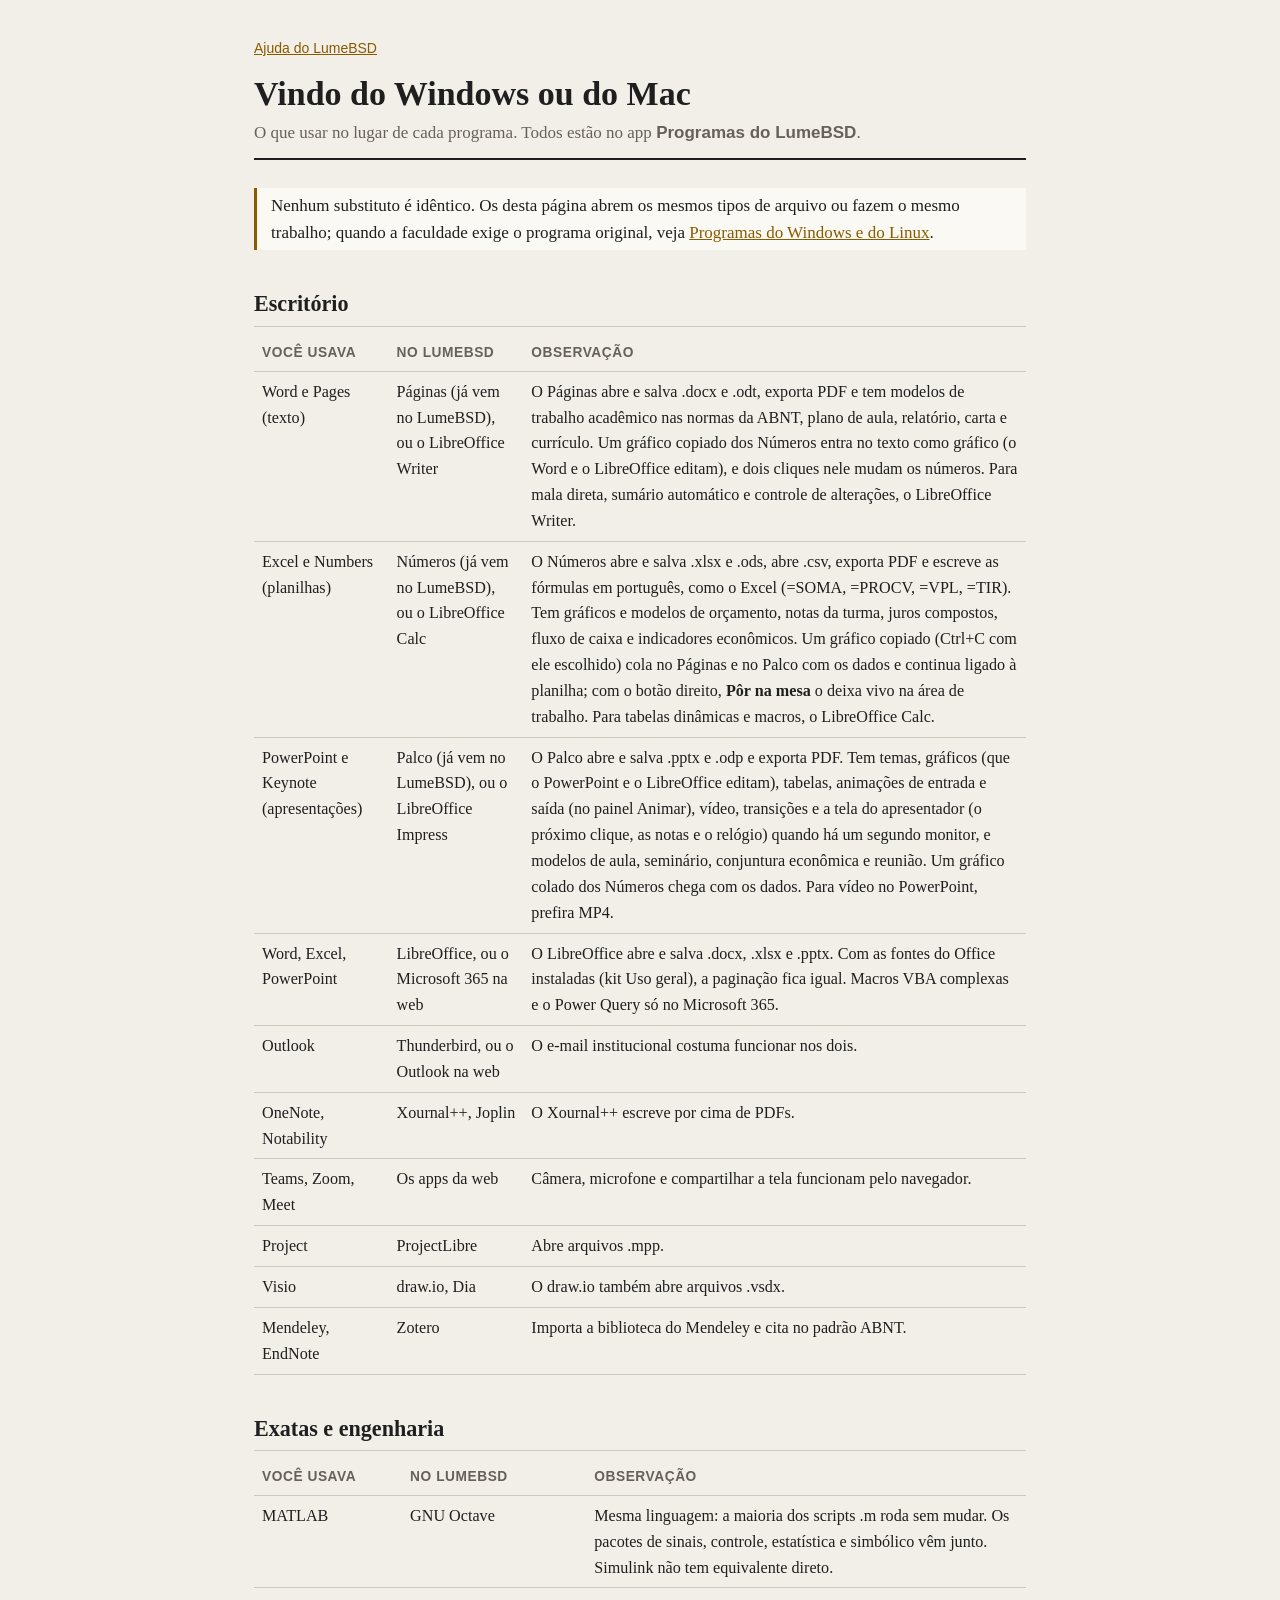
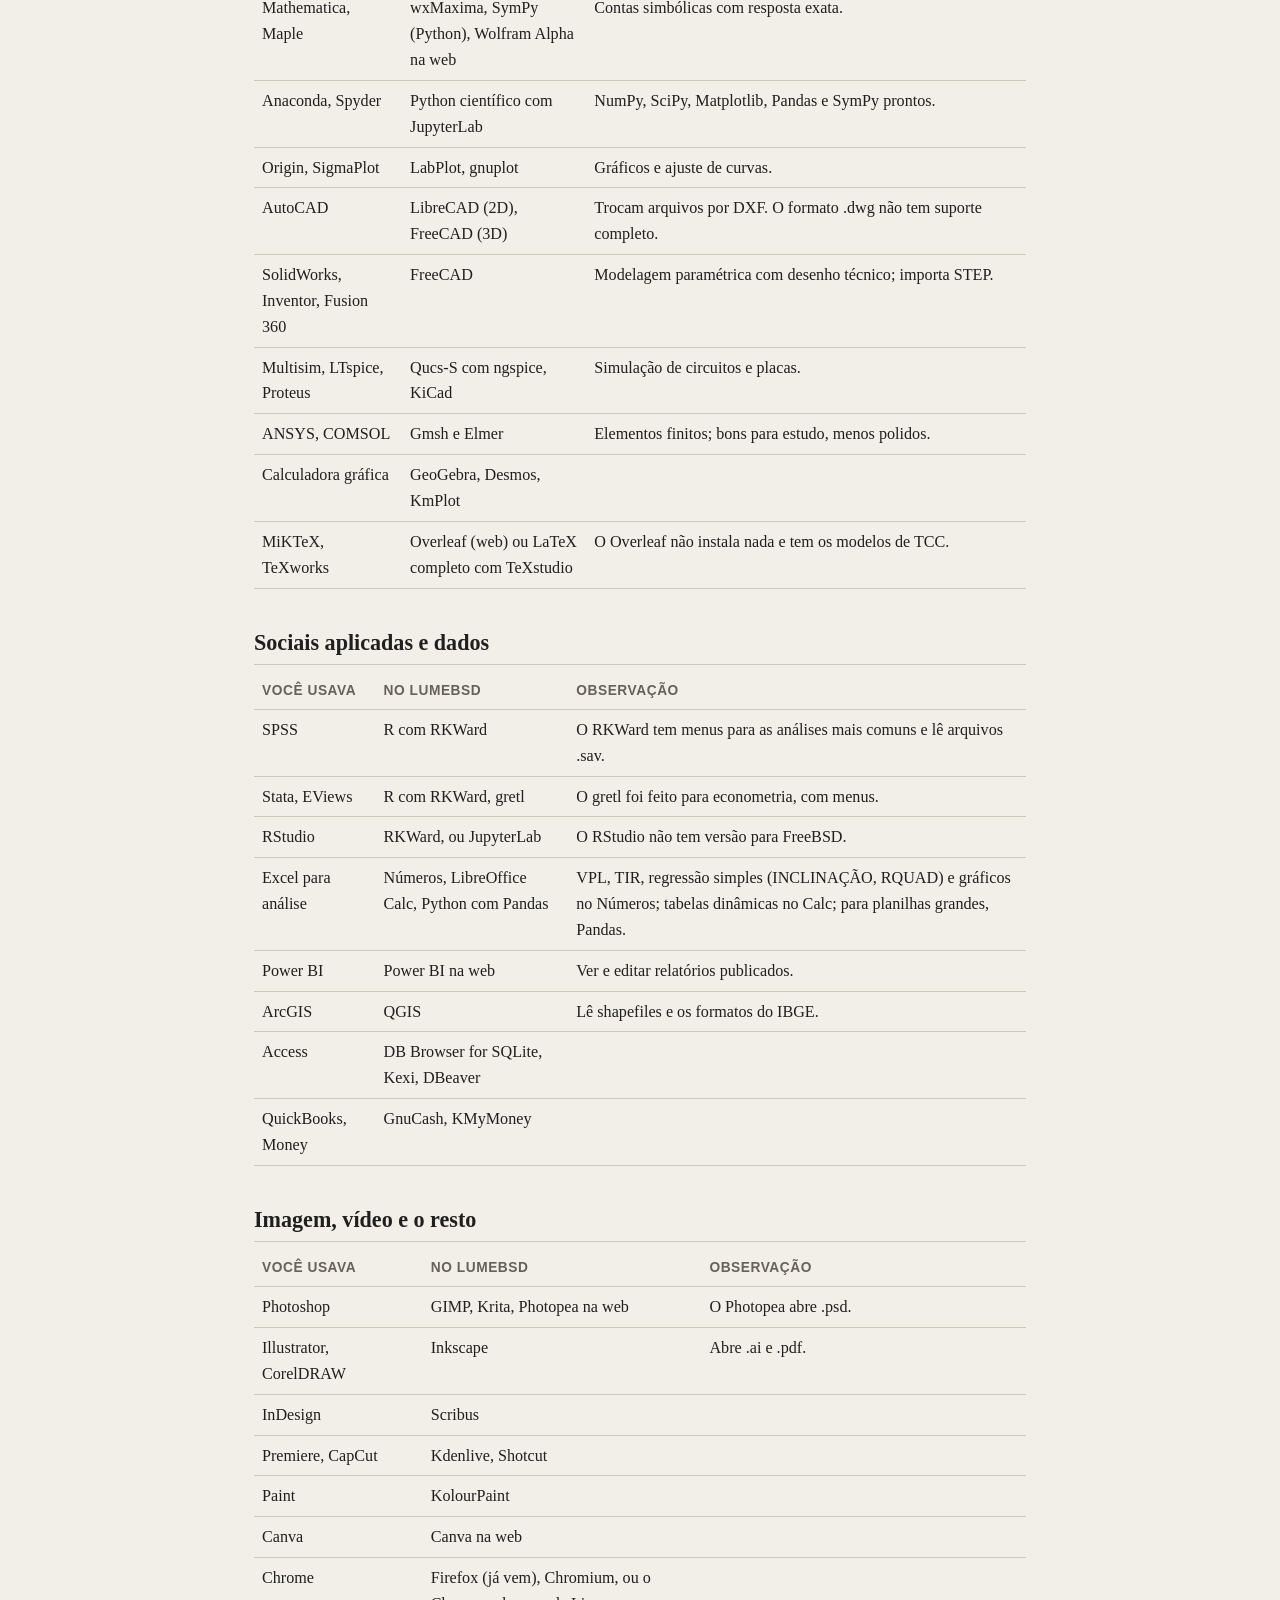
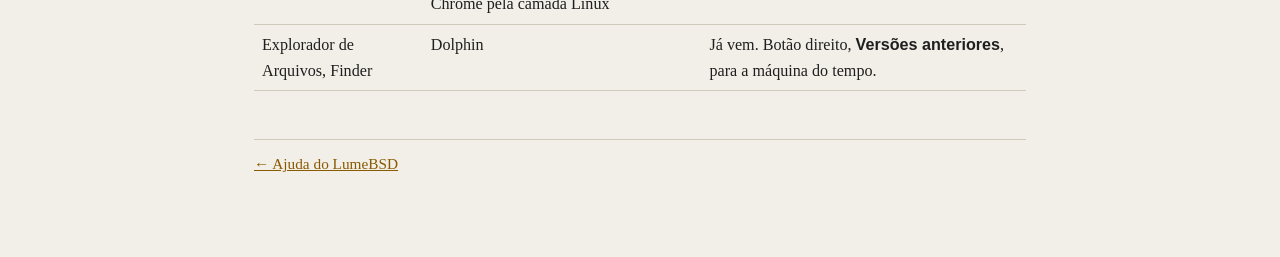
<file: fonte/usr.sbin/lume-configurar/ajuda/trocando.html>
<!doctype html>
<html lang="pt-BR">
<head>
<meta charset="utf-8">
<meta name="viewport" content="width=device-width, initial-scale=1">
<title>Vindo do Windows ou do Mac</title>
<link rel="stylesheet" href="estilo.css">
</head>
<body>
<main>
<nav class="trilha"><a href="index.html">Ajuda do LumeBSD</a></nav>
<header>
<h1>Vindo do Windows ou do Mac</h1>
<p>O que usar no lugar de cada programa. Todos estão no app <span class="menu">Programas do LumeBSD</span>.</p>
</header>

<p class="nota">Nenhum substituto é idêntico. Os desta página abrem os mesmos tipos de arquivo ou fazem o mesmo trabalho; quando a faculdade exige o programa original, veja <a href="compatibilidade.html">Programas do Windows e do Linux</a>.</p>

<h2>Escritório</h2>
<table>
<tr><th>Você usava</th><th>No LumeBSD</th><th>Observação</th></tr>
<tr id="texto"><td>Word e Pages (texto)</td><td>Páginas (já vem no LumeBSD), ou o LibreOffice Writer</td><td>O Páginas abre e salva .docx e .odt, exporta PDF e tem modelos de trabalho acadêmico nas normas da ABNT, plano de aula, relatório, carta e currículo. Um gráfico copiado dos Números entra no texto como gráfico (o Word e o LibreOffice editam), e dois cliques nele mudam os números. Para mala direta, sumário automático e controle de alterações, o LibreOffice Writer.</td></tr>
<tr id="planilha"><td>Excel e Numbers (planilhas)</td><td>Números (já vem no LumeBSD), ou o LibreOffice Calc</td><td>O Números abre e salva .xlsx e .ods, abre .csv, exporta PDF e escreve as fórmulas em português, como o Excel (=SOMA, =PROCV, =VPL, =TIR). Tem gráficos e modelos de orçamento, notas da turma, juros compostos, fluxo de caixa e indicadores econômicos. Um gráfico copiado (Ctrl+C com ele escolhido) cola no Páginas e no Palco com os dados e continua ligado à planilha; com o botão direito, <b>Pôr na mesa</b> o deixa vivo na área de trabalho. Para tabelas dinâmicas e macros, o LibreOffice Calc.</td></tr>
<tr id="apresentacao"><td>PowerPoint e Keynote (apresentações)</td><td>Palco (já vem no LumeBSD), ou o LibreOffice Impress</td><td>O Palco abre e salva .pptx e .odp e exporta PDF. Tem temas, gráficos (que o PowerPoint e o LibreOffice editam), tabelas, animações de entrada e saída (no painel Animar), vídeo, transições e a tela do apresentador (o próximo clique, as notas e o relógio) quando há um segundo monitor, e modelos de aula, seminário, conjuntura econômica e reunião. Um gráfico colado dos Números chega com os dados. Para vídeo no PowerPoint, prefira MP4.</td></tr>
<tr><td>Word, Excel, PowerPoint</td><td>LibreOffice, ou o Microsoft 365 na web</td><td>O LibreOffice abre e salva .docx, .xlsx e .pptx. Com as fontes do Office instaladas (kit Uso geral), a paginação fica igual. Macros VBA complexas e o Power Query só no Microsoft 365.</td></tr>
<tr><td>Outlook</td><td>Thunderbird, ou o Outlook na web</td><td>O e-mail institucional costuma funcionar nos dois.</td></tr>
<tr><td>OneNote, Notability</td><td>Xournal++, Joplin</td><td>O Xournal++ escreve por cima de PDFs.</td></tr>
<tr><td>Teams, Zoom, Meet</td><td>Os apps da web</td><td>Câmera, microfone e compartilhar a tela funcionam pelo navegador.</td></tr>
<tr><td>Project</td><td>ProjectLibre</td><td>Abre arquivos .mpp.</td></tr>
<tr><td>Visio</td><td>draw.io, Dia</td><td>O draw.io também abre arquivos .vsdx.</td></tr>
<tr><td>Mendeley, EndNote</td><td>Zotero</td><td>Importa a biblioteca do Mendeley e cita no padrão ABNT.</td></tr>
</table>

<h2>Exatas e engenharia</h2>
<table>
<tr><th>Você usava</th><th>No LumeBSD</th><th>Observação</th></tr>
<tr><td>MATLAB</td><td>GNU Octave</td><td>Mesma linguagem: a maioria dos scripts .m roda sem mudar. Os pacotes de sinais, controle, estatística e simbólico vêm junto. Simulink não tem equivalente direto.</td></tr>
<tr><td>Mathematica, Maple</td><td>wxMaxima, SymPy (Python), Wolfram Alpha na web</td><td>Contas simbólicas com resposta exata.</td></tr>
<tr><td>Anaconda, Spyder</td><td>Python científico com JupyterLab</td><td>NumPy, SciPy, Matplotlib, Pandas e SymPy prontos.</td></tr>
<tr><td>Origin, SigmaPlot</td><td>LabPlot, gnuplot</td><td>Gráficos e ajuste de curvas.</td></tr>
<tr><td>AutoCAD</td><td>LibreCAD (2D), FreeCAD (3D)</td><td>Trocam arquivos por DXF. O formato .dwg não tem suporte completo.</td></tr>
<tr><td>SolidWorks, Inventor, Fusion 360</td><td>FreeCAD</td><td>Modelagem paramétrica com desenho técnico; importa STEP.</td></tr>
<tr><td>Multisim, LTspice, Proteus</td><td>Qucs-S com ngspice, KiCad</td><td>Simulação de circuitos e placas.</td></tr>
<tr><td>ANSYS, COMSOL</td><td>Gmsh e Elmer</td><td>Elementos finitos; bons para estudo, menos polidos.</td></tr>
<tr><td>Calculadora gráfica</td><td>GeoGebra, Desmos, KmPlot</td><td></td></tr>
<tr><td>MiKTeX, TeXworks</td><td>Overleaf (web) ou LaTeX completo com TeXstudio</td><td>O Overleaf não instala nada e tem os modelos de TCC.</td></tr>
</table>

<h2>Sociais aplicadas e dados</h2>
<table>
<tr><th>Você usava</th><th>No LumeBSD</th><th>Observação</th></tr>
<tr><td>SPSS</td><td>R com RKWard</td><td>O RKWard tem menus para as análises mais comuns e lê arquivos .sav.</td></tr>
<tr><td>Stata, EViews</td><td>R com RKWard, gretl</td><td>O gretl foi feito para econometria, com menus.</td></tr>
<tr><td>RStudio</td><td>RKWard, ou JupyterLab</td><td>O RStudio não tem versão para FreeBSD.</td></tr>
<tr><td>Excel para análise</td><td>Números, LibreOffice Calc, Python com Pandas</td><td>VPL, TIR, regressão simples (INCLINAÇÃO, RQUAD) e gráficos no Números; tabelas dinâmicas no Calc; para planilhas grandes, Pandas.</td></tr>
<tr><td>Power BI</td><td>Power BI na web</td><td>Ver e editar relatórios publicados.</td></tr>
<tr><td>ArcGIS</td><td>QGIS</td><td>Lê shapefiles e os formatos do IBGE.</td></tr>
<tr><td>Access</td><td>DB Browser for SQLite, Kexi, DBeaver</td><td></td></tr>
<tr><td>QuickBooks, Money</td><td>GnuCash, KMyMoney</td><td></td></tr>
</table>

<h2>Imagem, vídeo e o resto</h2>
<table>
<tr><th>Você usava</th><th>No LumeBSD</th><th>Observação</th></tr>
<tr><td>Photoshop</td><td>GIMP, Krita, Photopea na web</td><td>O Photopea abre .psd.</td></tr>
<tr><td>Illustrator, CorelDRAW</td><td>Inkscape</td><td>Abre .ai e .pdf.</td></tr>
<tr><td>InDesign</td><td>Scribus</td><td></td></tr>
<tr><td>Premiere, CapCut</td><td>Kdenlive, Shotcut</td><td></td></tr>
<tr><td>Paint</td><td>KolourPaint</td><td></td></tr>
<tr><td>Canva</td><td>Canva na web</td><td></td></tr>
<tr><td>Chrome</td><td>Firefox (já vem), Chromium, ou o Chrome pela camada Linux</td><td></td></tr>
<tr><td>Explorador de Arquivos, Finder</td><td>Dolphin</td><td>Já vem. Botão direito, <span class="menu">Versões anteriores</span>, para a máquina do tempo.</td></tr>
</table>

<footer><a href="index.html">← Ajuda do LumeBSD</a></footer>
</main>
</body>
</html>
</file>
<file: fonte/usr.sbin/lume-configurar/ajuda/estilo.css>
/* Ajuda do LumeBSD: a mesma cara do tema Papel (estética e-ink). */
:root {
	--papel: #f2efe8; --tinta: #1f1f1f; --apagado: #66625a;
	--linha: #cfc9bc; --cartao: #fbf9f4; --destaque: #8a5a00;
}
@media (prefers-color-scheme: dark) {
	:root {
		--papel: #1d1c1a; --tinta: #e8e4da; --apagado: #a39e93;
		--linha: #3b3934; --cartao: #252420; --destaque: #e0b25c;
	}
}
* { box-sizing: border-box; }
body {
	margin: 0; background: var(--papel); color: var(--tinta);
	font: 17px/1.6 "Noto Serif", Georgia, serif;
}
main { max-width: 820px; margin: 0 auto; padding: 40px 24px 80px; }
header { border-bottom: 2px solid var(--tinta); margin-bottom: 28px; padding-bottom: 12px; }
header p { margin: 4px 0 0; color: var(--apagado); }
nav.trilha { font: 14px "Noto Sans", sans-serif; margin-bottom: 18px; }
h1 { font-size: 2em; margin: 0; line-height: 1.2; }
h2 { font-size: 1.3em; margin: 36px 0 8px; border-bottom: 1px solid var(--linha); padding-bottom: 4px; }
h3 { font-size: 1.05em; margin: 22px 0 4px; }
a { color: var(--destaque); }
code, kbd {
	font: 0.88em "Noto Sans Mono", monospace; background: var(--cartao);
	border: 1px solid var(--linha); border-radius: 4px; padding: 1px 5px;
}
pre { background: var(--cartao); border: 1px solid var(--linha); border-radius: 6px; padding: 10px 14px; overflow-x: auto; }
pre code { border: 0; padding: 0; background: none; }
.grade { display: grid; grid-template-columns: repeat(auto-fit, minmax(240px, 1fr)); gap: 14px; }
.cartao {
	display: block; background: var(--cartao); border: 1px solid var(--linha);
	border-radius: 8px; padding: 14px 16px; color: var(--tinta); text-decoration: none;
}
a.cartao:hover { border-color: var(--tinta); }
.cartao b { display: block; font-size: 1.08em; margin-bottom: 2px; }
.cartao span { color: var(--apagado); font-size: 0.93em; }
table { border-collapse: collapse; width: 100%; font-size: 0.95em; margin: 8px 0; }
th, td { text-align: left; padding: 7px 8px; border-bottom: 1px solid var(--linha); vertical-align: top; }
th { font-family: "Noto Sans", sans-serif; font-size: 0.85em; text-transform: uppercase; letter-spacing: 0.04em; color: var(--apagado); }
.nota { border-left: 3px solid var(--destaque); padding: 4px 14px; background: var(--cartao); }
.menu { font-family: "Noto Sans", sans-serif; font-weight: 600; }
footer { margin-top: 48px; color: var(--apagado); font-size: 0.9em; border-top: 1px solid var(--linha); padding-top: 12px; }
</file>
